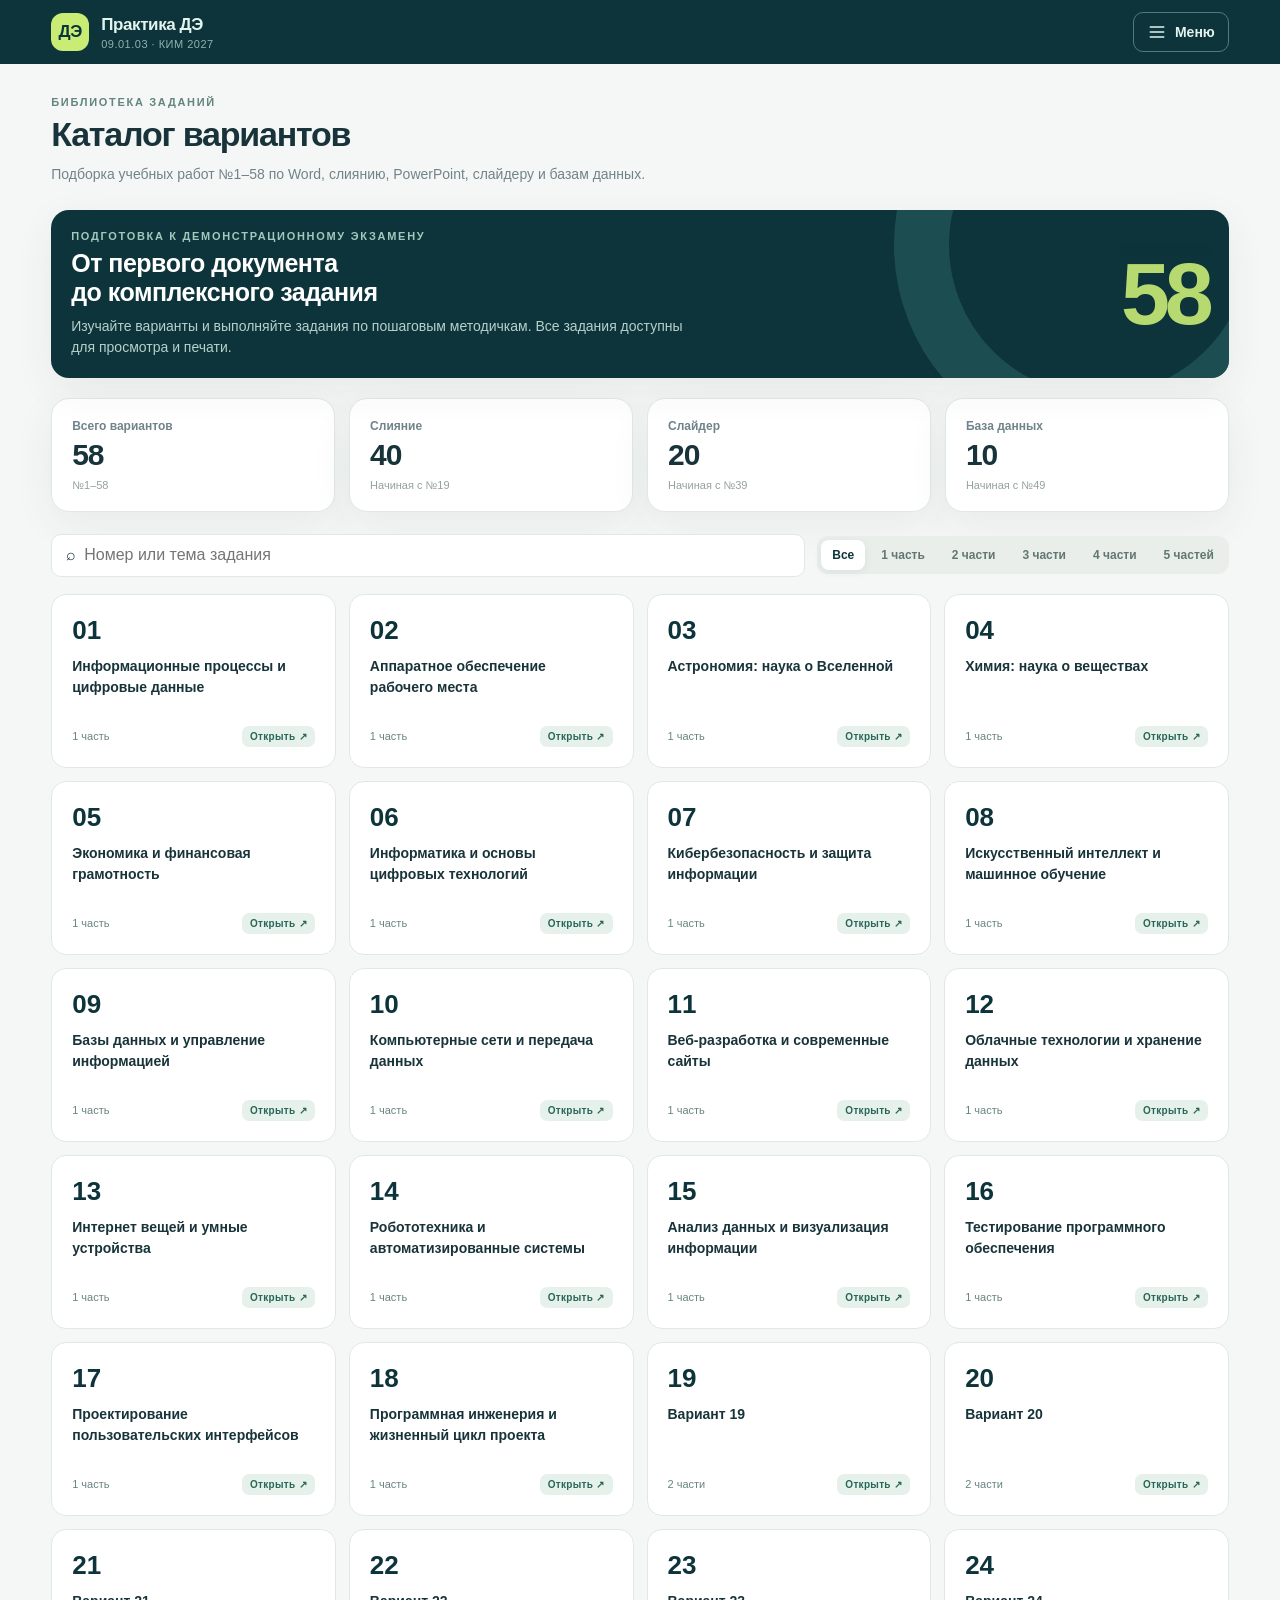
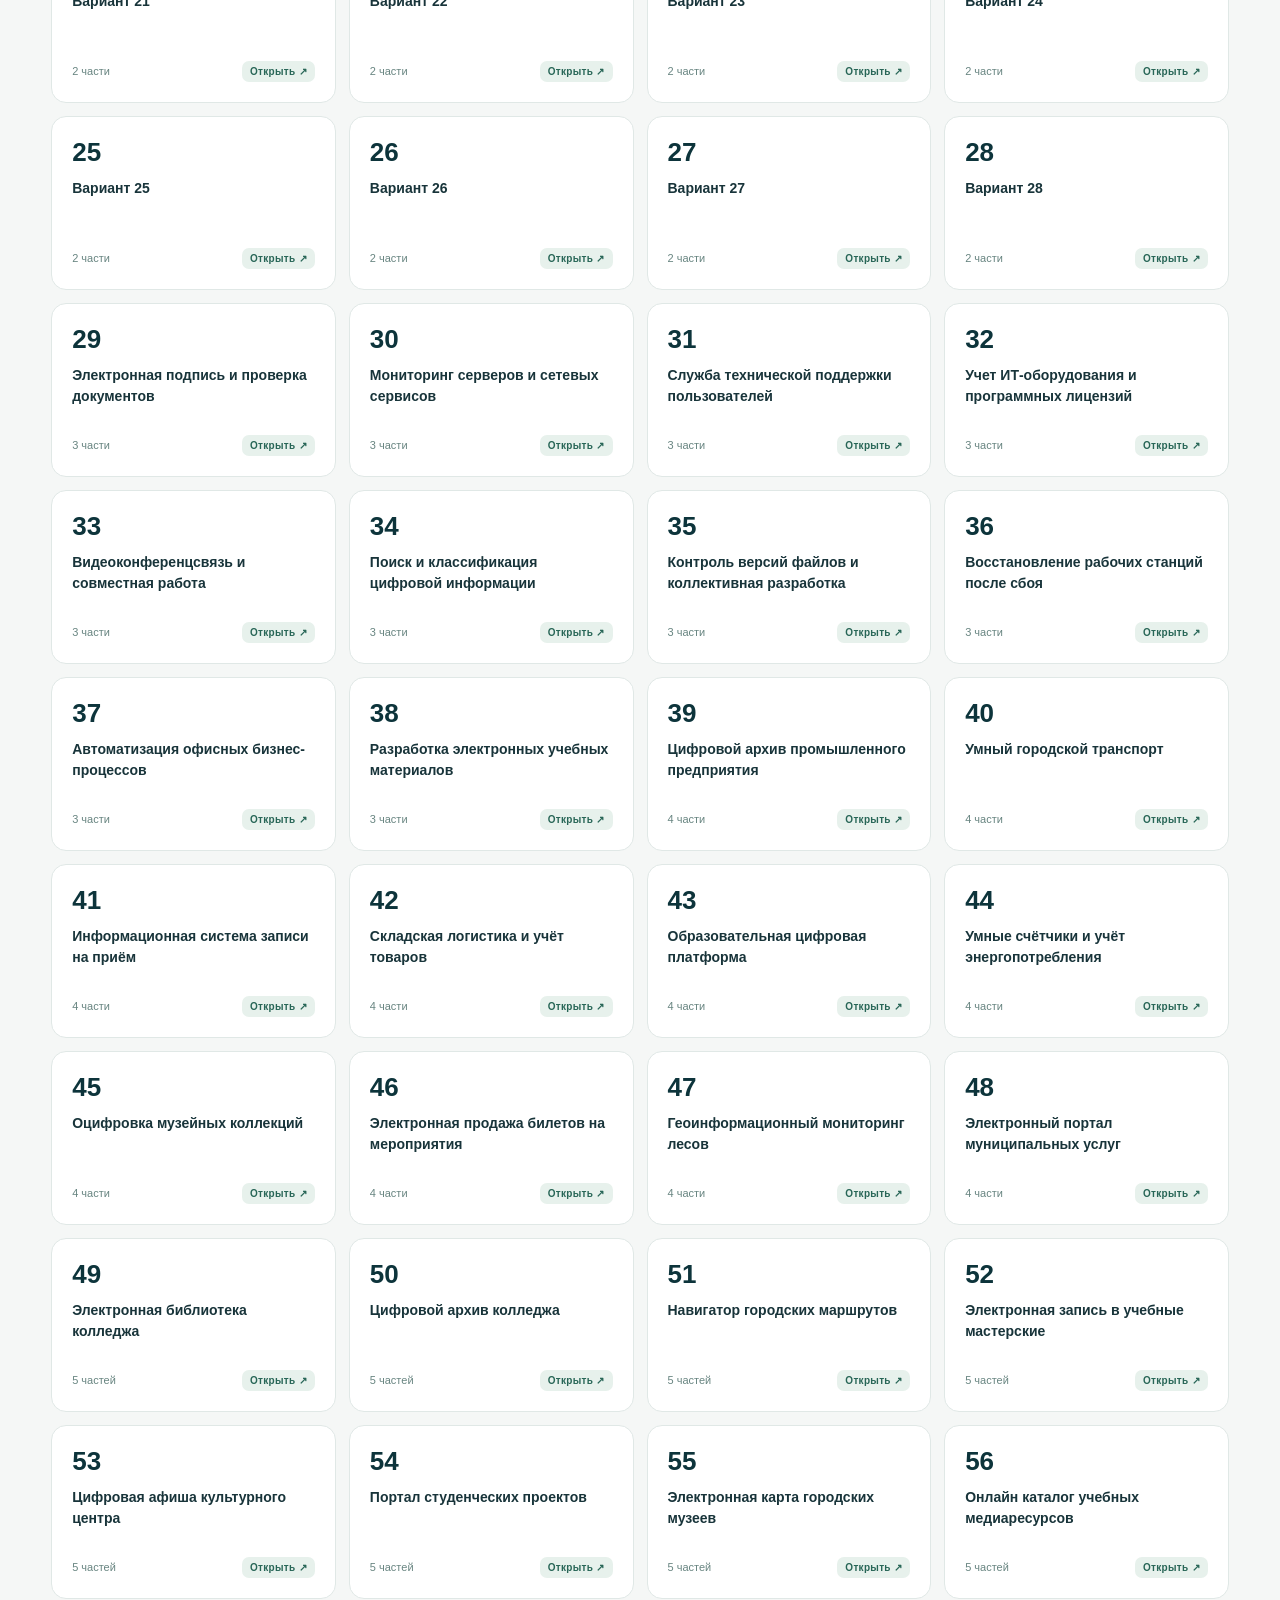
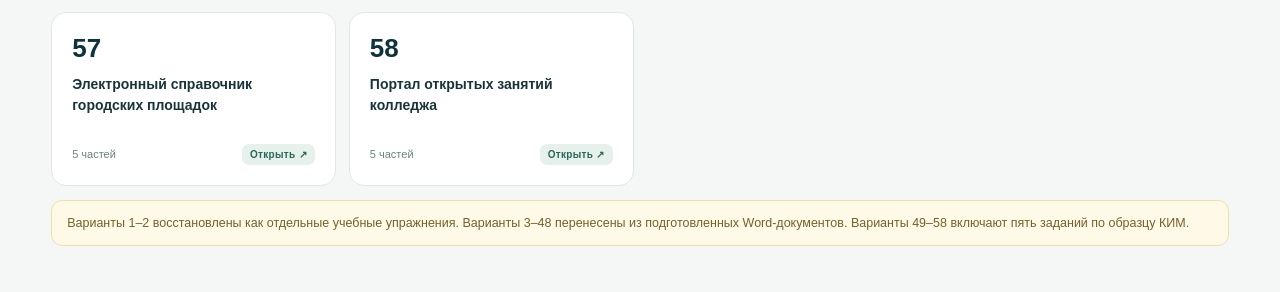
<file: index.html>
<!doctype html>
<html lang="ru"><head><meta charset="utf-8"><meta name="viewport" content="width=device-width,initial-scale=1"><meta name="theme-color" content="#0f3e45"><meta name="description" content="Варианты 1–58 по подготовке к демонстрационному экзамену 09.01.03 с пошаговыми методичками."><title>Практика ДЭ · варианты и методички</title><link rel="stylesheet" href="styles.css?v=20261124-1"></head>
<body>
  <header class="site-header" data-site-header data-section="catalog"></header>
  <main id="app" class="main"><div class="loading">Загружаем практикум…</div></main>
  <script src="site-navigation.js?v=20261109-4"></script>
  <script src="variants-data.js?v=20261108-3"></script>
  <script src="kim-visuals-2027.js?v=20261108-3"></script>
  <script src="variants-49-58.js?v=20261124-5"></script>
  <script src="app.js?v=20261124-2"></script>
</body></html>
</file>
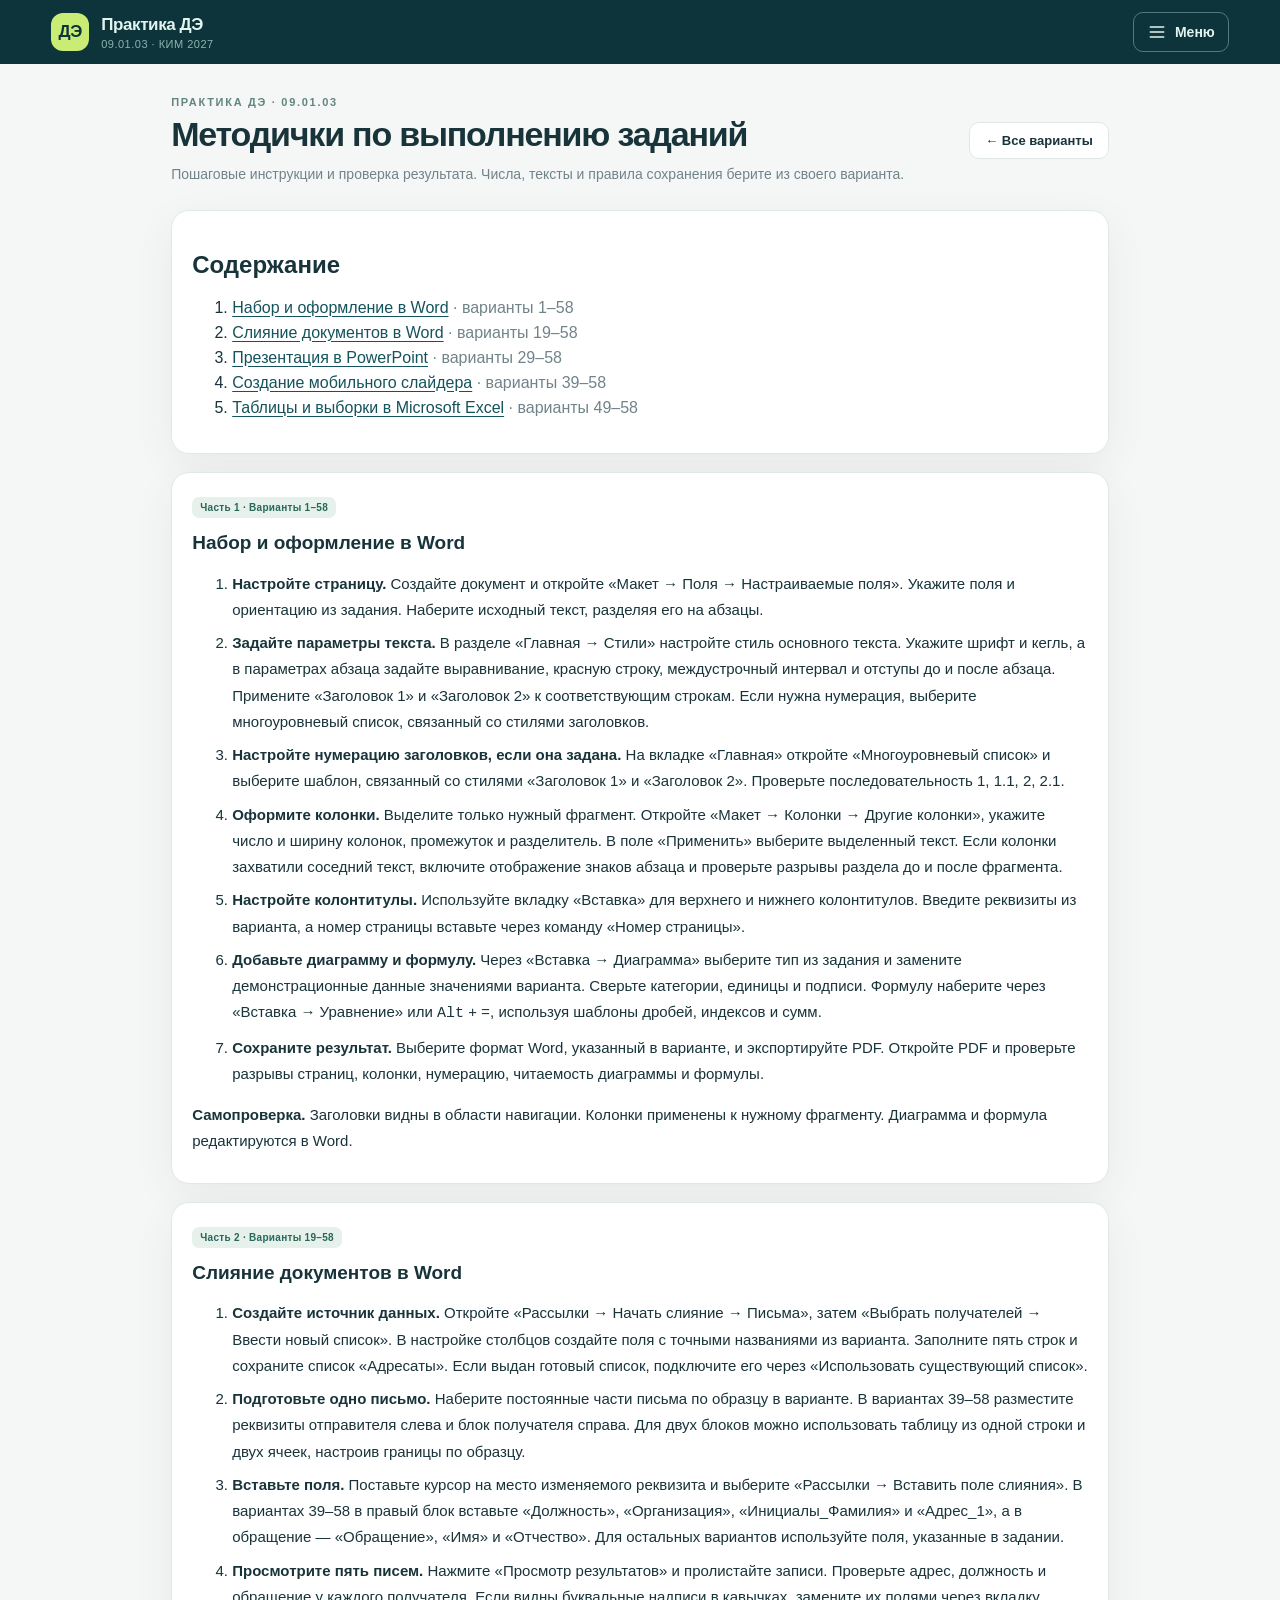
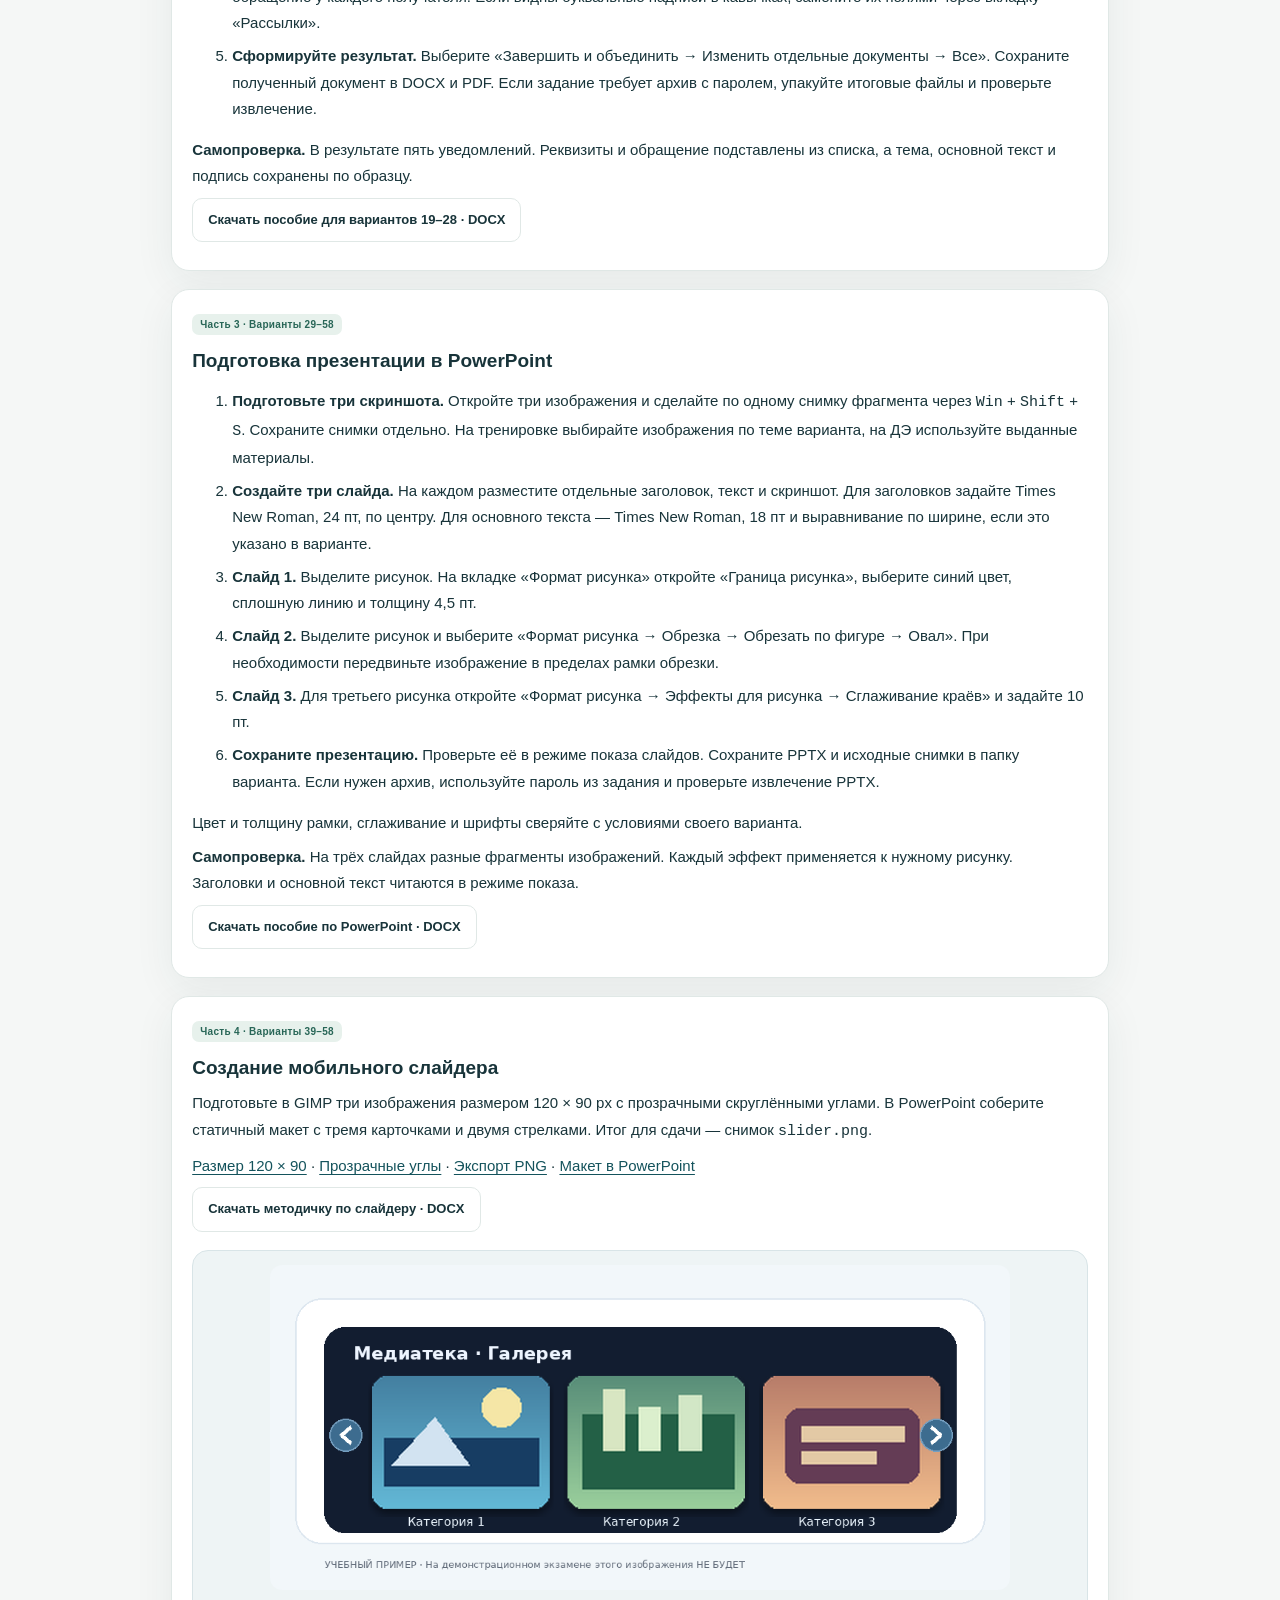
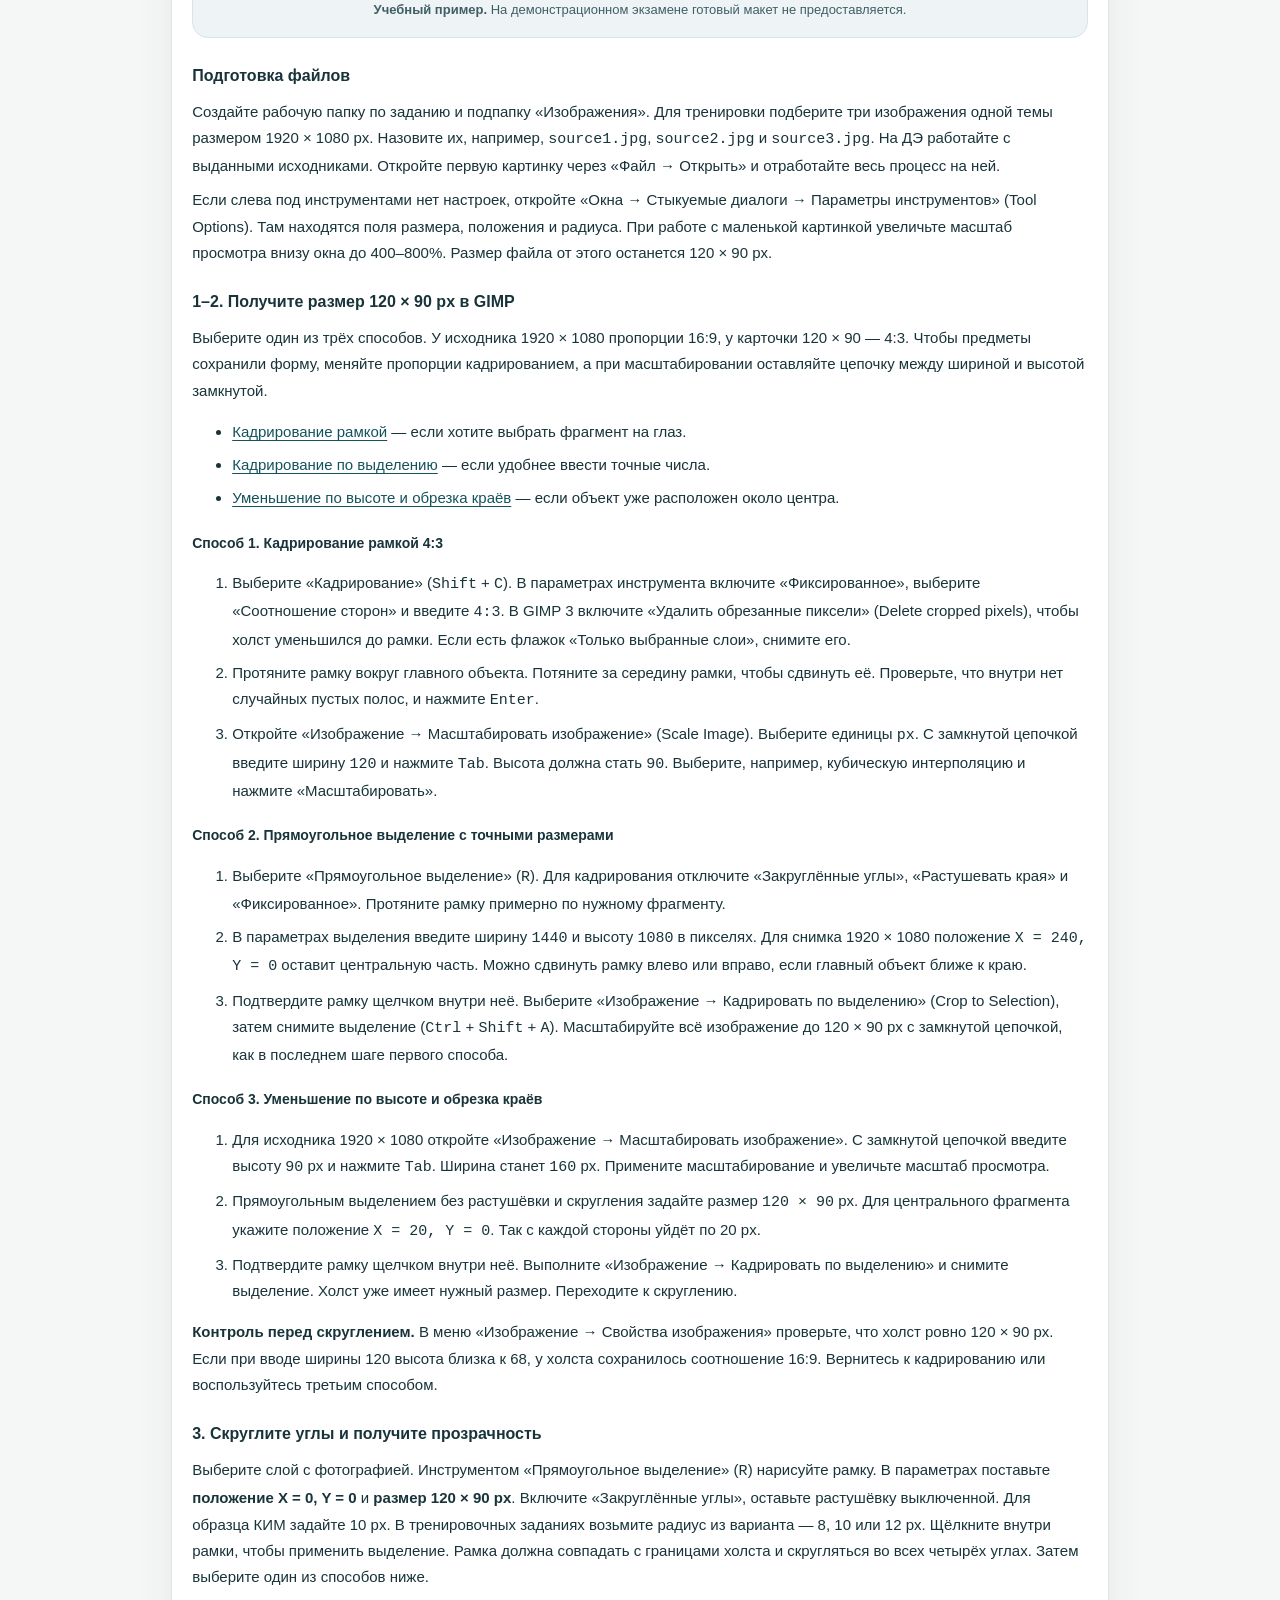
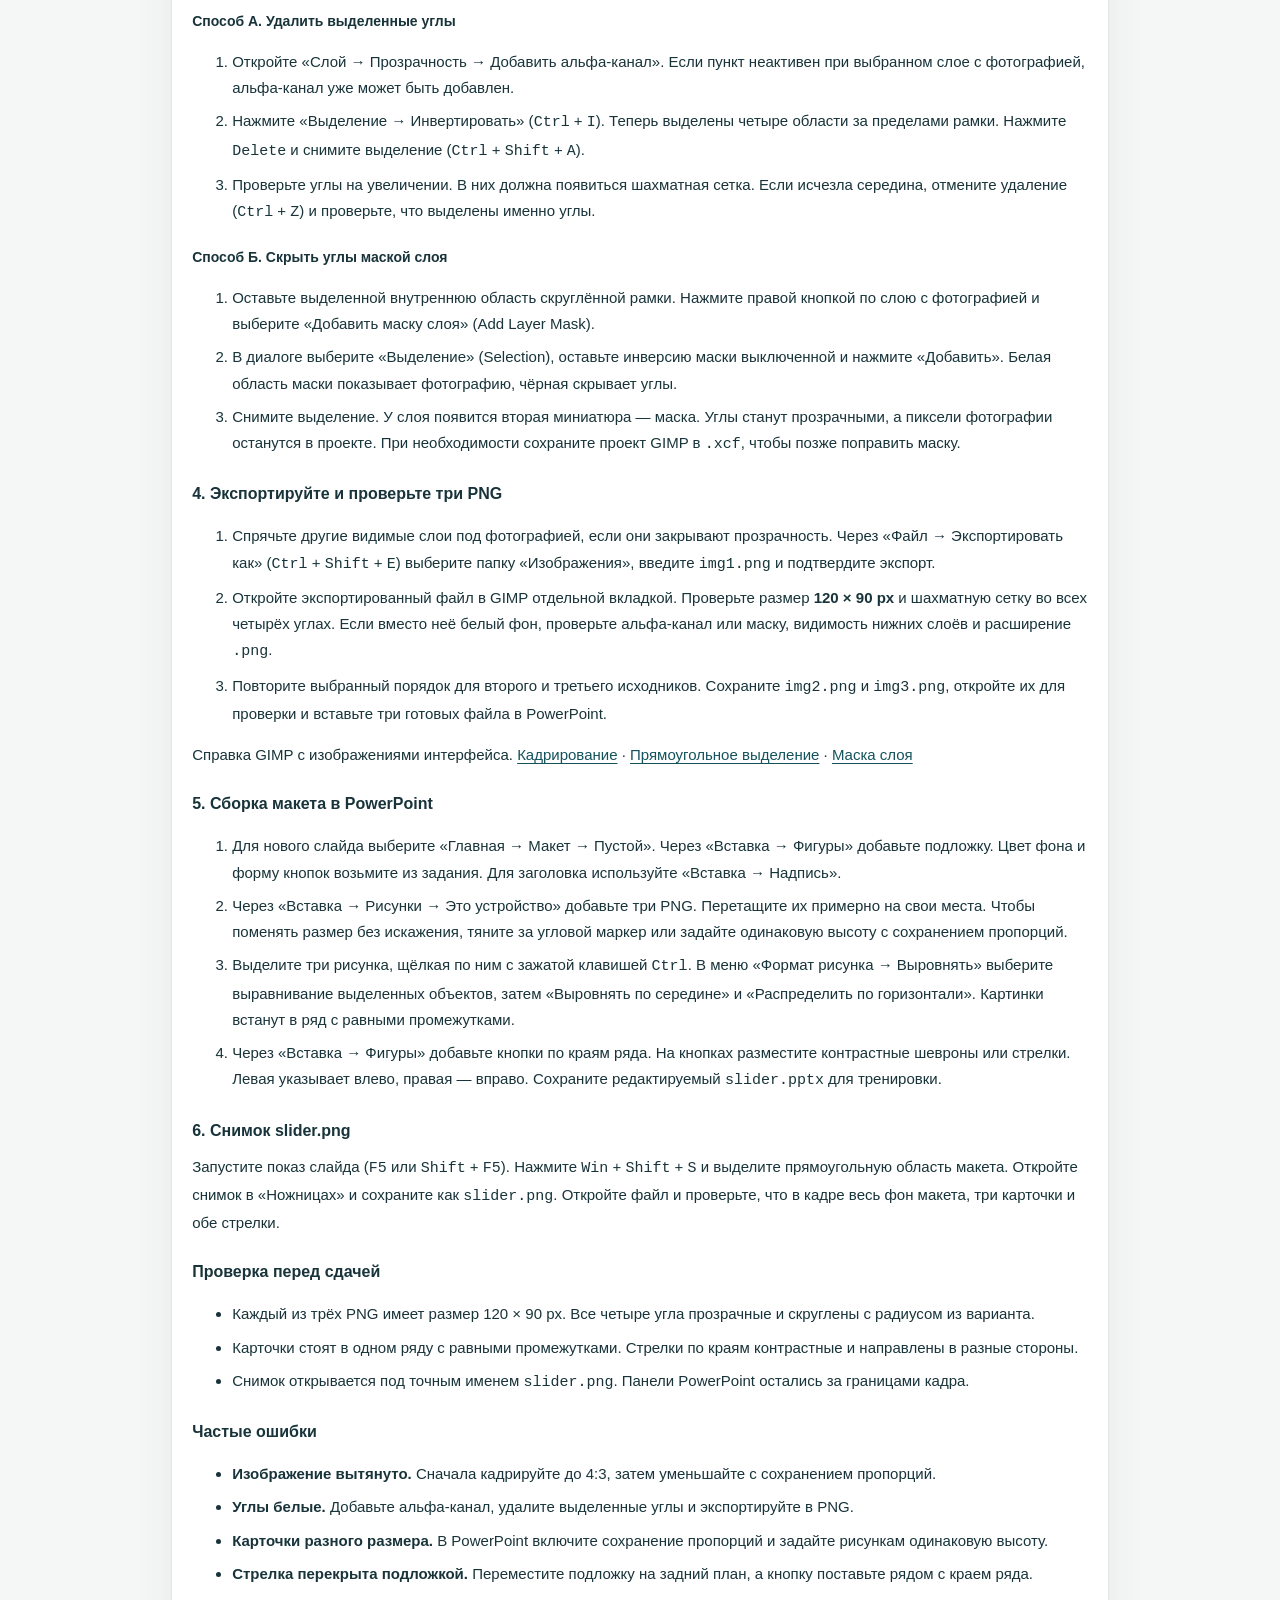
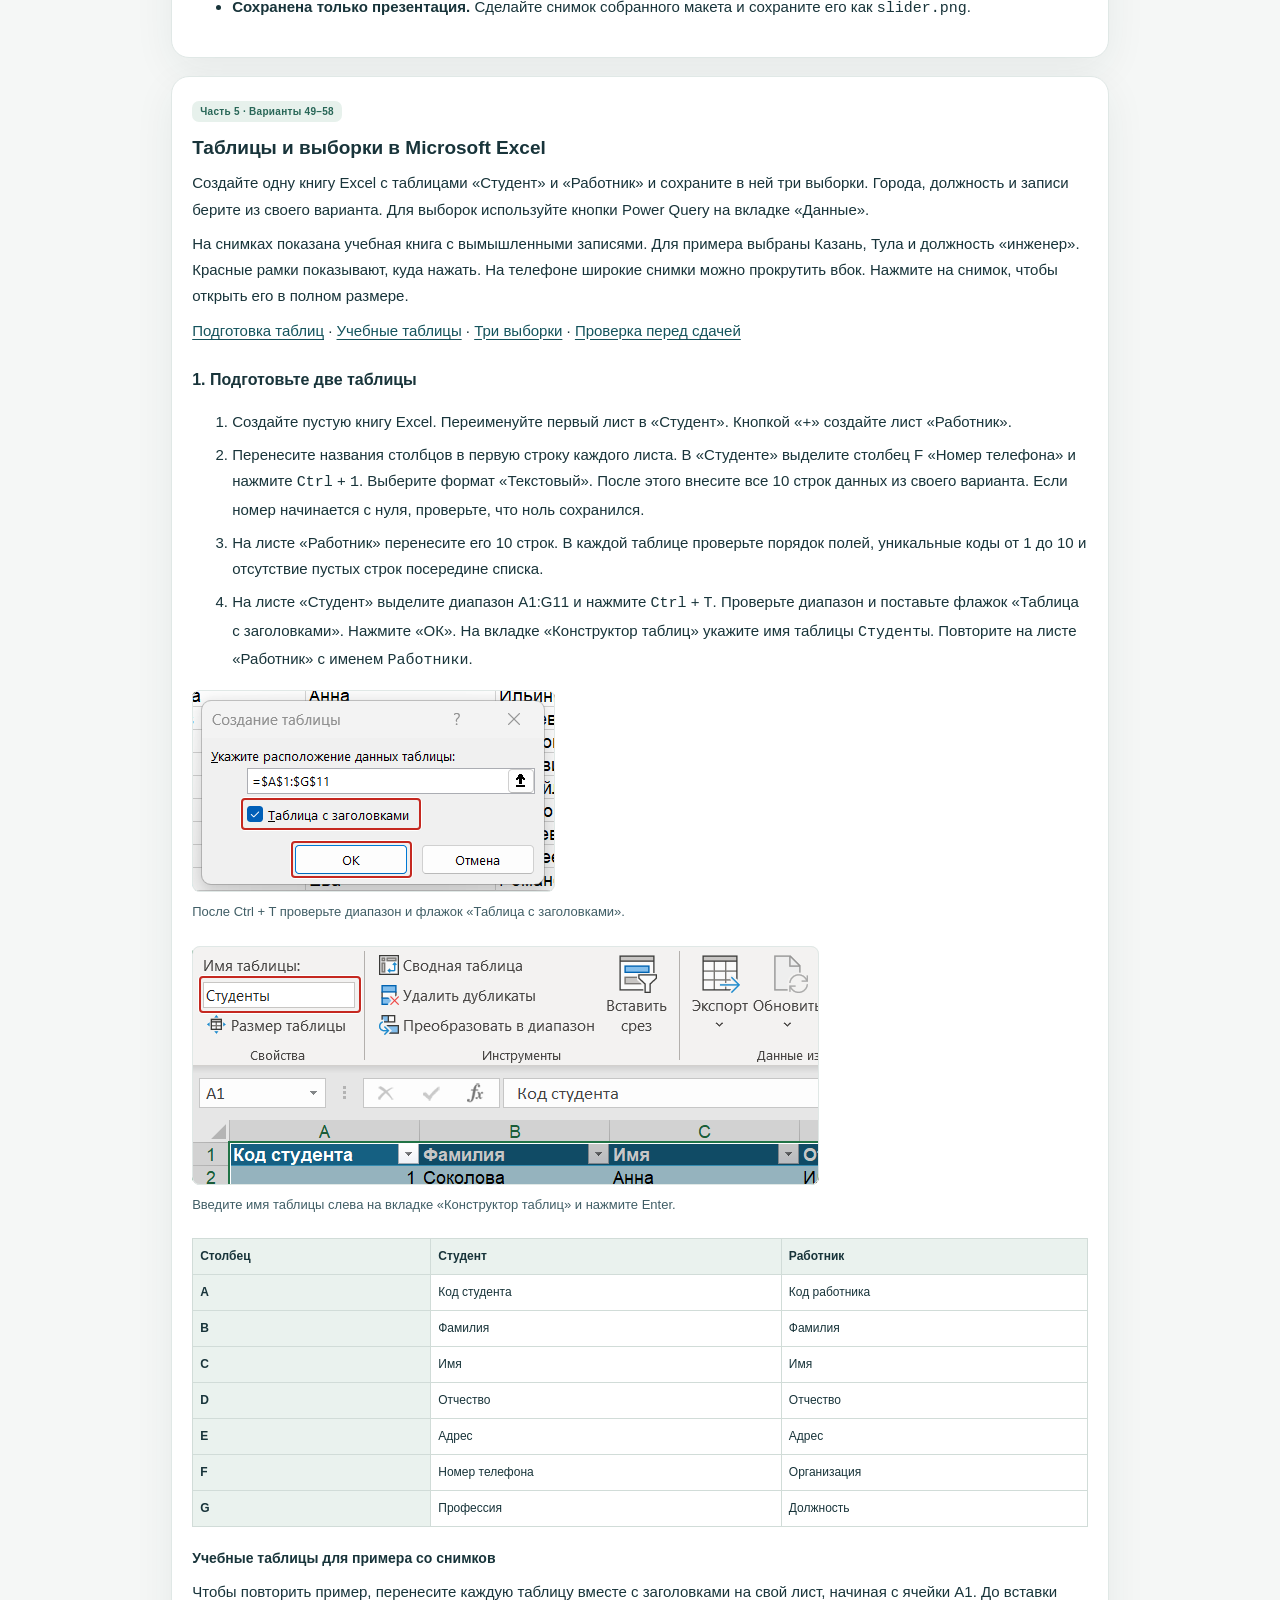
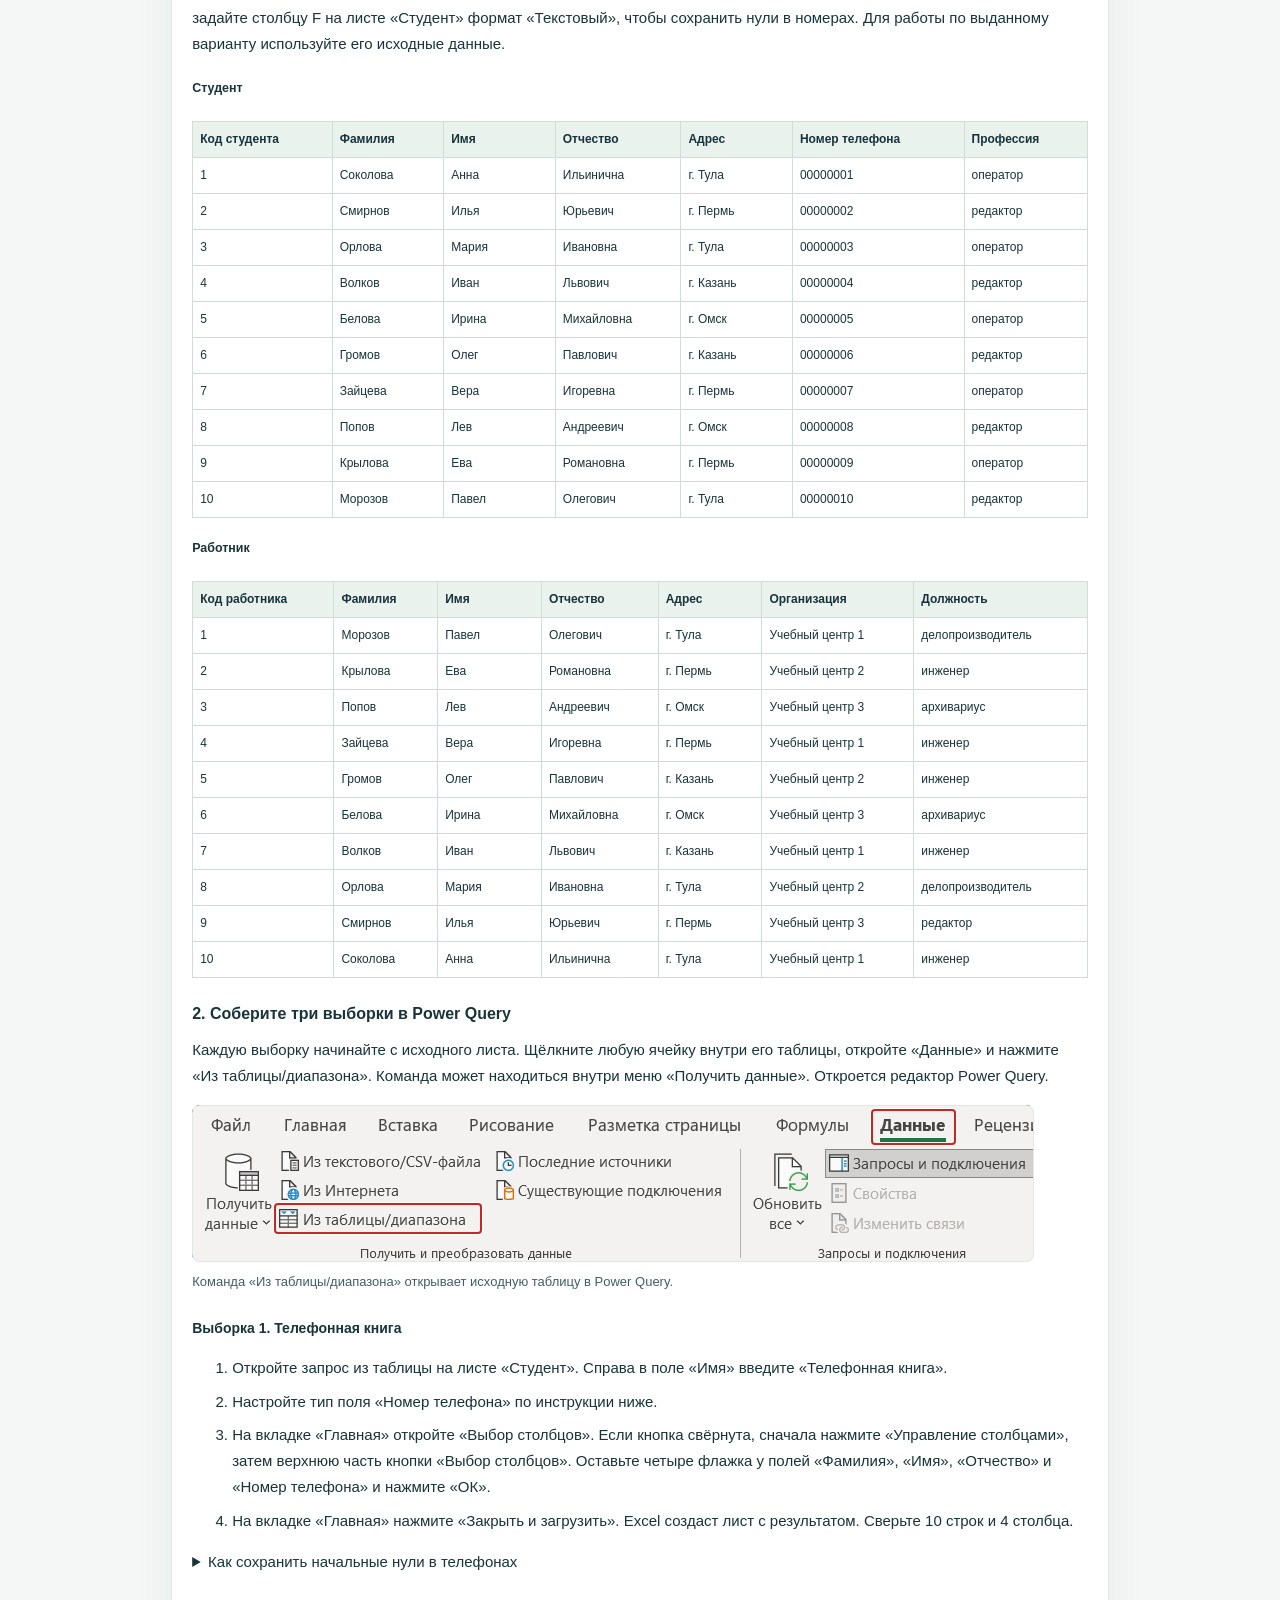
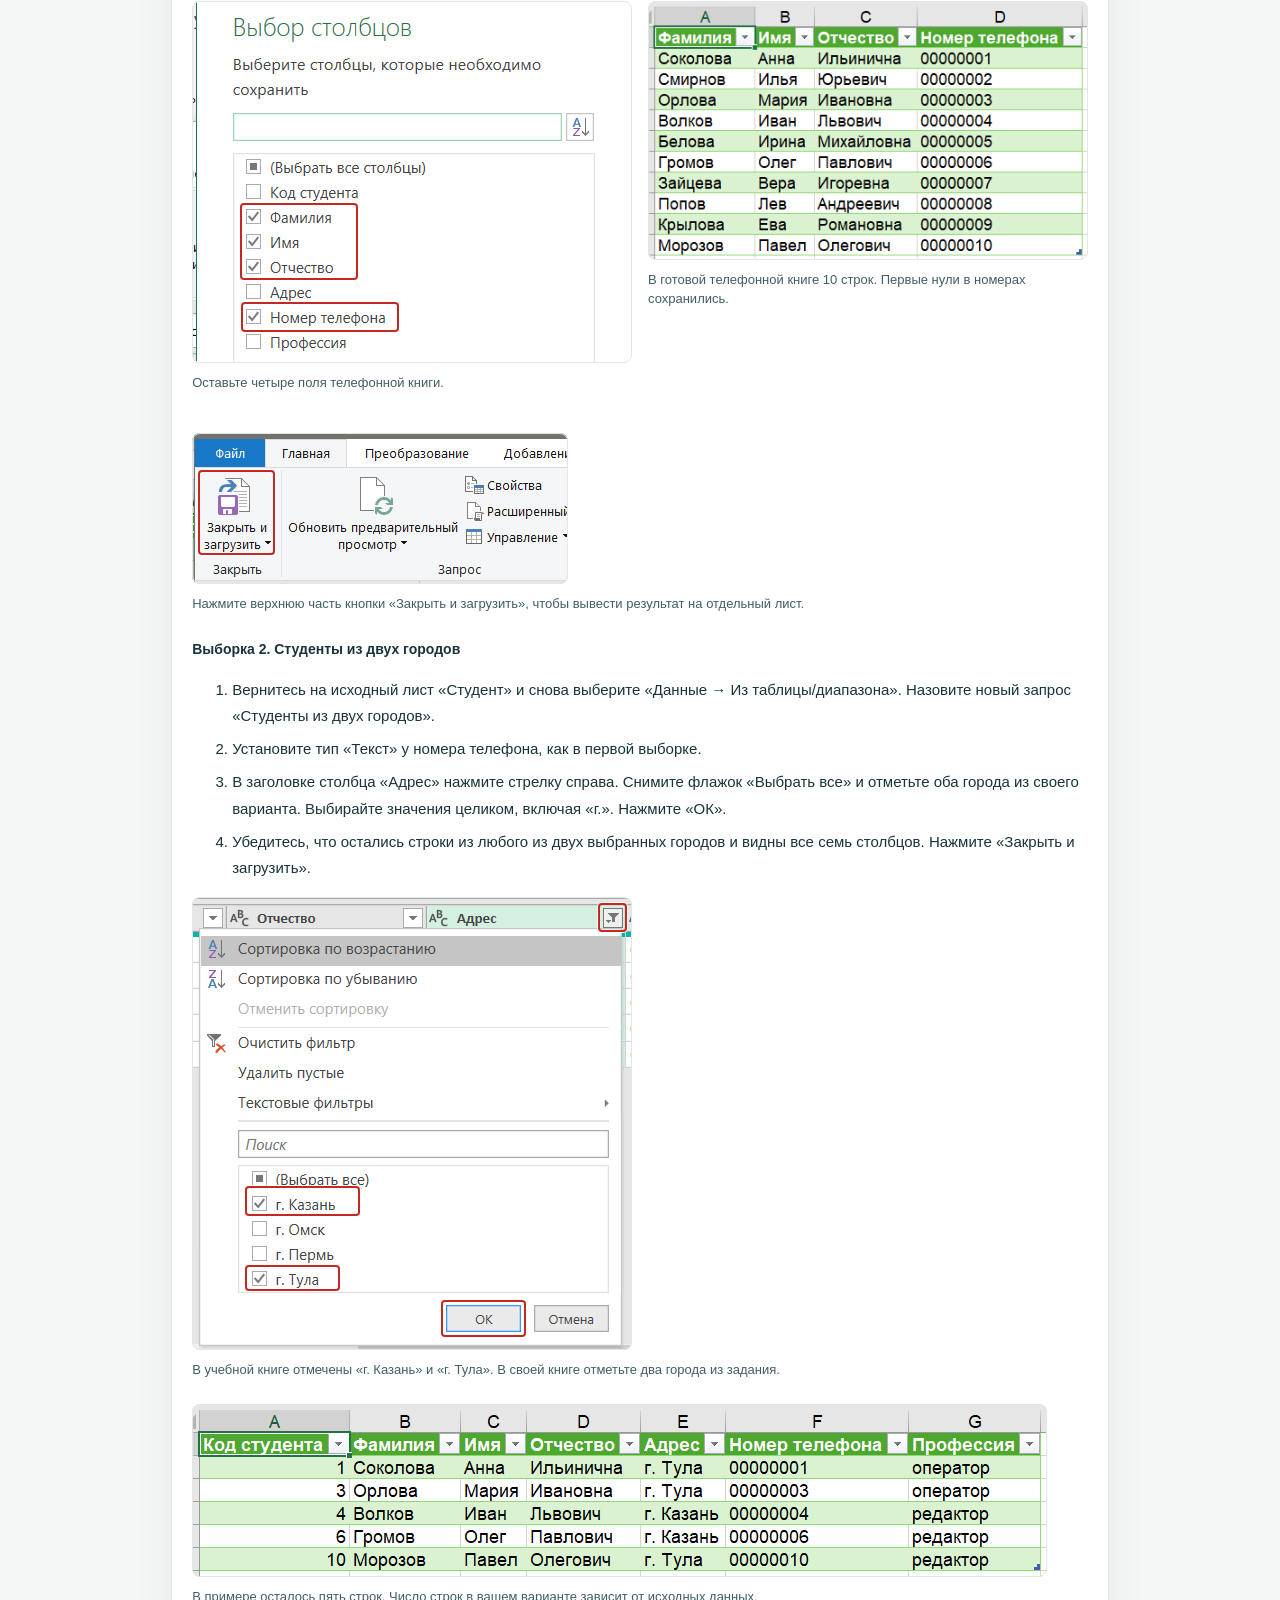
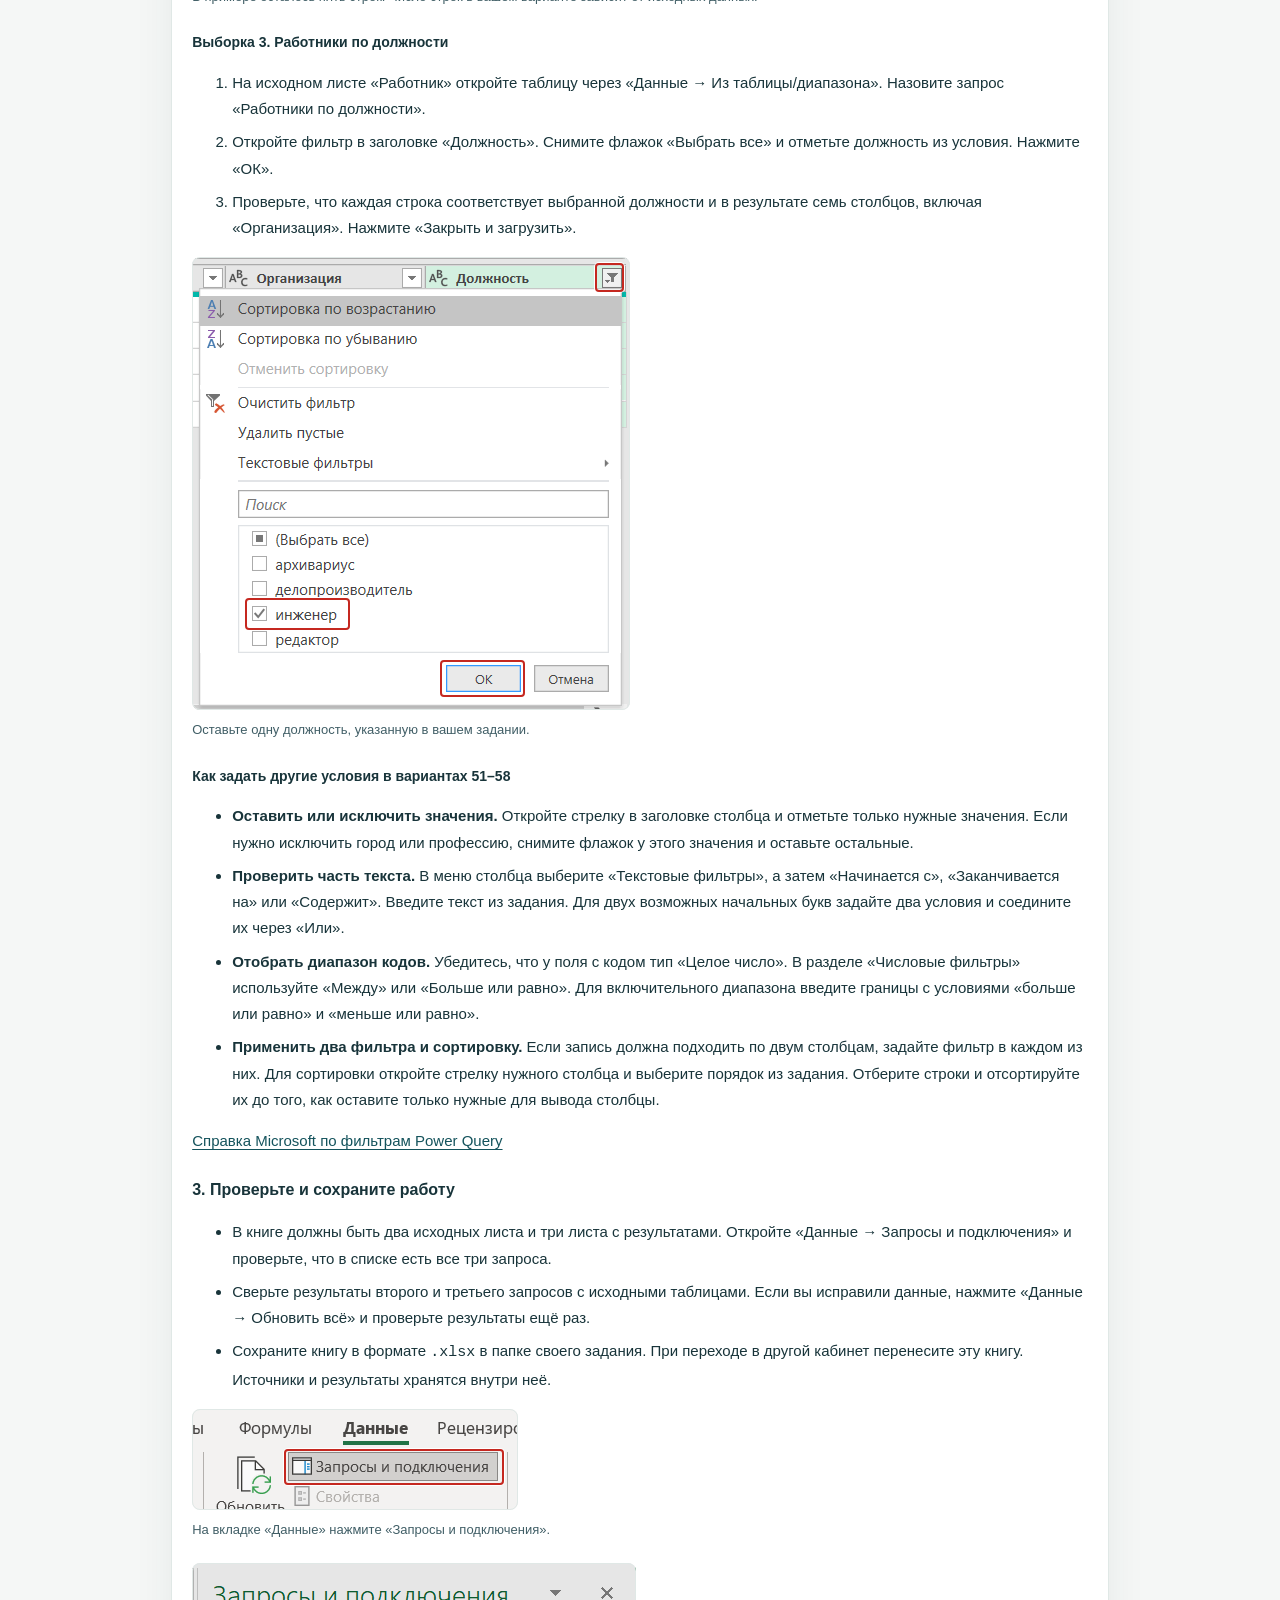
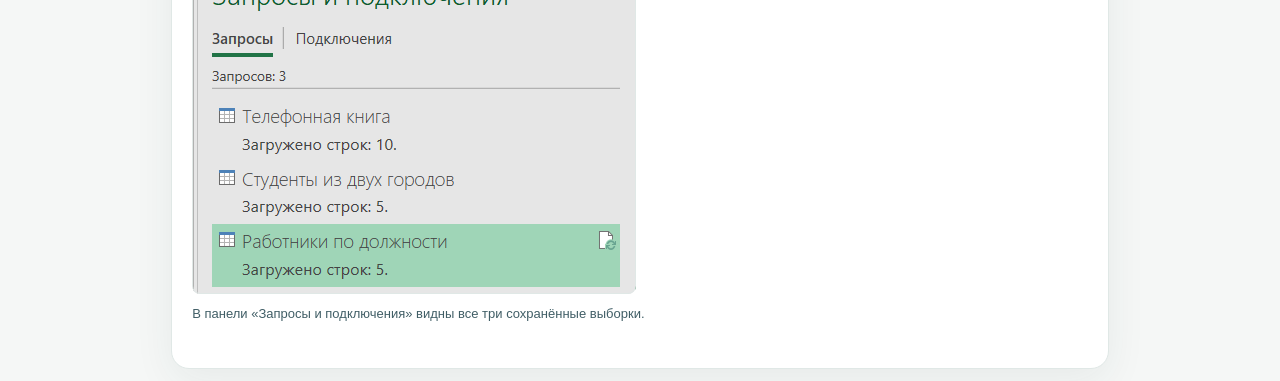
<file: methodichki/index.html>
<!doctype html>
<html lang="ru">
<head>
  <meta charset="utf-8">
  <meta name="viewport" content="width=device-width, initial-scale=1">
  <meta name="theme-color" content="#0f3e45">
  <meta name="description" content="Пошаговые методички по Word, слиянию документов, PowerPoint, мобильному слайдеру и выборкам данных в Excel для практики ДЭ 09.01.03.">
  <title>Методички по выполнению заданий · Практика ДЭ</title>
  <link rel="stylesheet" href="../styles.css?v=20261124-4">
  <script src="../site-navigation.js?v=20261109-4" defer></script>
  <script src="guide-screenshots.js" defer></script>
</head>
<body>
  <header class="site-header" data-site-header data-site-root="../" data-section="guides"></header>
  <main class="main guides" id="top">
    <header class="page-top">
      <div>
        <div class="eyebrow">Практика ДЭ · 09.01.03</div>
        <h1 class="h1">Методички по выполнению заданий</h1>
        <p class="subtitle">Пошаговые инструкции и проверка результата. Числа, тексты и правила сохранения берите из своего варианта.</p>
      </div>
      <a class="btn" href="../">← Все варианты</a>
    </header>

    <nav class="card guide-contents" aria-label="Содержание методичек">
      <h2>Содержание</h2>
      <ol>
        <li><a href="#word">Набор и оформление в Word</a> <span class="muted">· варианты 1–58</span></li>
        <li><a href="#merge">Слияние документов в Word</a> <span class="muted">· варианты 19–58</span></li>
        <li><a href="#powerpoint">Презентация в PowerPoint</a> <span class="muted">· варианты 29–58</span></li>
        <li><a href="#slider">Создание мобильного слайдера</a> <span class="muted">· варианты 39–58</span></li>
        <li><a href="#database">Таблицы и выборки в Microsoft Excel</a> <span class="muted">· варианты 49–58</span></li>
      </ol>
    </nav>

    <section class="card task-content" id="word">
      <span class="chip">Часть 1 · Варианты 1–58</span>
      <h2>Набор и оформление в Word</h2>
      <ol>
        <li><strong>Настройте страницу.</strong> Создайте документ и откройте «Макет → Поля → Настраиваемые поля». Укажите поля и ориентацию из задания. Наберите исходный текст, разделяя его на абзацы.</li>
        <li><strong>Задайте параметры текста.</strong> В разделе «Главная → Стили» настройте стиль основного текста. Укажите шрифт и кегль, а в параметрах абзаца задайте выравнивание, красную строку, междустрочный интервал и отступы до и после абзаца. Примените «Заголовок 1» и «Заголовок 2» к соответствующим строкам. Если нужна нумерация, выберите многоуровневый список, связанный со стилями заголовков.</li>
        <li><strong>Настройте нумерацию заголовков, если она задана.</strong> На вкладке «Главная» откройте «Многоуровневый список» и выберите шаблон, связанный со стилями «Заголовок 1» и «Заголовок 2». Проверьте последовательность 1, 1.1, 2, 2.1.</li>
        <li><strong>Оформите колонки.</strong> Выделите только нужный фрагмент. Откройте «Макет → Колонки → Другие колонки», укажите число и ширину колонок, промежуток и разделитель. В поле «Применить» выберите выделенный текст. Если колонки захватили соседний текст, включите отображение знаков абзаца и проверьте разрывы раздела до и после фрагмента.</li>
        <li><strong>Настройте колонтитулы.</strong> Используйте вкладку «Вставка» для верхнего и нижнего колонтитулов. Введите реквизиты из варианта, а номер страницы вставьте через команду «Номер страницы».</li>
        <li><strong>Добавьте диаграмму и формулу.</strong> Через «Вставка → Диаграмма» выберите тип из задания и замените демонстрационные данные значениями варианта. Сверьте категории, единицы и подписи. Формулу наберите через «Вставка → Уравнение» или <kbd>Alt</kbd> + <kbd>=</kbd>, используя шаблоны дробей, индексов и сумм.</li>
        <li><strong>Сохраните результат.</strong> Выберите формат Word, указанный в варианте, и экспортируйте PDF. Откройте PDF и проверьте разрывы страниц, колонки, нумерацию, читаемость диаграммы и формулы.</li>
      </ol>
      <p><strong>Самопроверка.</strong> Заголовки видны в области навигации. Колонки применены к нужному фрагменту. Диаграмма и формула редактируются в Word.</p>
    </section>

    <section class="card task-content" id="merge">
      <span class="chip">Часть 2 · Варианты 19–58</span>
      <h2>Слияние документов в Word</h2>
      <ol>
        <li><strong>Создайте источник данных.</strong> Откройте «Рассылки → Начать слияние → Письма», затем «Выбрать получателей → Ввести новый список». В настройке столбцов создайте поля с точными названиями из варианта. Заполните пять строк и сохраните список «Адресаты». Если выдан готовый список, подключите его через «Использовать существующий список».</li>
        <li><strong>Подготовьте одно письмо.</strong> Наберите постоянные части письма по образцу в варианте. В вариантах 39–58 разместите реквизиты отправителя слева и блок получателя справа. Для двух блоков можно использовать таблицу из одной строки и двух ячеек, настроив границы по образцу.</li>
        <li><strong>Вставьте поля.</strong> Поставьте курсор на место изменяемого реквизита и выберите «Рассылки → Вставить поле слияния». В вариантах 39–58 в правый блок вставьте «Должность», «Организация», «Инициалы_Фамилия» и «Адрес_1», а в обращение — «Обращение», «Имя» и «Отчество». Для остальных вариантов используйте поля, указанные в задании.</li>
        <li><strong>Просмотрите пять писем.</strong> Нажмите «Просмотр результатов» и пролистайте записи. Проверьте адрес, должность и обращение у каждого получателя. Если видны буквальные надписи в кавычках, замените их полями через вкладку «Рассылки».</li>
        <li><strong>Сформируйте результат.</strong> Выберите «Завершить и объединить → Изменить отдельные документы → Все». Сохраните полученный документ в DOCX и PDF. Если задание требует архив с паролем, упакуйте итоговые файлы и проверьте извлечение.</li>
      </ol>
      <p><strong>Самопроверка.</strong> В результате пять уведомлений. Реквизиты и обращение подставлены из списка, а тема, основной текст и подпись сохранены по образцу.</p>
      <p><a class="btn" href="word-merge-19-28.docx" download>Скачать пособие для вариантов 19–28 · DOCX</a></p>
    </section>

    <section class="card task-content" id="powerpoint">
      <span class="chip">Часть 3 · Варианты 29–58</span>
      <h2>Подготовка презентации в PowerPoint</h2>
      <ol>
        <li><strong>Подготовьте три скриншота.</strong> Откройте три изображения и сделайте по одному снимку фрагмента через <kbd>Win</kbd> + <kbd>Shift</kbd> + <kbd>S</kbd>. Сохраните снимки отдельно. На тренировке выбирайте изображения по теме варианта, на ДЭ используйте выданные материалы.</li>
        <li><strong>Создайте три слайда.</strong> На каждом разместите отдельные заголовок, текст и скриншот. Для заголовков задайте Times New Roman, 24 пт, по центру. Для основного текста — Times New Roman, 18 пт и выравнивание по ширине, если это указано в варианте.</li>
        <li><strong>Слайд 1.</strong> Выделите рисунок. На вкладке «Формат рисунка» откройте «Граница рисунка», выберите синий цвет, сплошную линию и толщину 4,5 пт.</li>
        <li><strong>Слайд 2.</strong> Выделите рисунок и выберите «Формат рисунка → Обрезка → Обрезать по фигуре → Овал». При необходимости передвиньте изображение в пределах рамки обрезки.</li>
        <li><strong>Слайд 3.</strong> Для третьего рисунка откройте «Формат рисунка → Эффекты для рисунка → Сглаживание краёв» и задайте 10 пт.</li>
        <li><strong>Сохраните презентацию.</strong> Проверьте её в режиме показа слайдов. Сохраните PPTX и исходные снимки в папку варианта. Если нужен архив, используйте пароль из задания и проверьте извлечение PPTX.</li>
      </ol>
      <p>Цвет и толщину рамки, сглаживание и шрифты сверяйте с условиями своего варианта.</p>
      <p><strong>Самопроверка.</strong> На трёх слайдах разные фрагменты изображений. Каждый эффект применяется к нужному рисунку. Заголовки и основной текст читаются в режиме показа.</p>
      <p><a class="btn" href="powerpoint.docx" download>Скачать пособие по PowerPoint · DOCX</a></p>
    </section>

    <section class="card task-content" id="slider">
      <span class="chip">Часть 4 · Варианты 39–58</span>
      <h2>Создание мобильного слайдера</h2>
      <p>Подготовьте в GIMP три изображения размером 120 × 90 px с прозрачными скруглёнными углами. В PowerPoint соберите статичный макет с тремя карточками и двумя стрелками. Итог для сдачи — снимок <code>slider.png</code>.</p>
      <p><a href="#gimp-size">Размер 120 × 90</a> · <a href="#gimp-corners">Прозрачные углы</a> · <a href="#gimp-export">Экспорт PNG</a> · <a href="#slider-powerpoint">Макет в PowerPoint</a></p>
      <p><a class="btn" href="slider-gimp-powerpoint.docx" download>Скачать методичку по слайдеру · DOCX</a></p>
      <figure class="slider-example-figure">
        <img src="slider-guide-example.png" alt="Макет «Медиатека · Галерея» с тремя карточками и стрелками по краям" width="1000" height="440" loading="lazy">
        <figcaption><strong>Учебный пример.</strong> На демонстрационном экзамене готовый макет не предоставляется.</figcaption>
      </figure>

      <h3>Подготовка файлов</h3>
      <p>Создайте рабочую папку по заданию и подпапку «Изображения». Для тренировки подберите три изображения одной темы размером 1920 × 1080 px. Назовите их, например, <code>source1.jpg</code>, <code>source2.jpg</code> и <code>source3.jpg</code>. На ДЭ работайте с выданными исходниками. Откройте первую картинку через «Файл → Открыть» и отработайте весь процесс на ней.</p>
      <p>Если слева под инструментами нет настроек, откройте «Окна → Стыкуемые диалоги → Параметры инструментов» (Tool Options). Там находятся поля размера, положения и радиуса. При работе с маленькой картинкой увеличьте масштаб просмотра внизу окна до 400–800%. Размер файла от этого останется 120 × 90 px.</p>

      <h3 id="gimp-size">1–2. Получите размер 120 × 90 px в GIMP</h3>
      <p>Выберите один из трёх способов. У исходника 1920 × 1080 пропорции 16:9, у карточки 120 × 90 — 4:3. Чтобы предметы сохранили форму, меняйте пропорции кадрированием, а при масштабировании оставляйте цепочку между шириной и высотой замкнутой.</p>
      <ul>
        <li><a href="#gimp-crop-tool">Кадрирование рамкой</a> — если хотите выбрать фрагмент на глаз.</li>
        <li><a href="#gimp-selection-crop">Кадрирование по выделению</a> — если удобнее ввести точные числа.</li>
        <li><a href="#gimp-scale-first">Уменьшение по высоте и обрезка краёв</a> — если объект уже расположен около центра.</li>
      </ul>

      <h4 id="gimp-crop-tool">Способ 1. Кадрирование рамкой 4:3</h4>
      <ol>
        <li>Выберите «Кадрирование» (<kbd>Shift</kbd> + <kbd>C</kbd>). В параметрах инструмента включите «Фиксированное», выберите «Соотношение сторон» и введите <code>4:3</code>. В GIMP 3 включите «Удалить обрезанные пиксели» (Delete cropped pixels), чтобы холст уменьшился до рамки. Если есть флажок «Только выбранные слои», снимите его.</li>
        <li>Протяните рамку вокруг главного объекта. Потяните за середину рамки, чтобы сдвинуть её. Проверьте, что внутри нет случайных пустых полос, и нажмите <kbd>Enter</kbd>.</li>
        <li>Откройте «Изображение → Масштабировать изображение» (Scale Image). Выберите единицы <code>px</code>. С замкнутой цепочкой введите ширину <code>120</code> и нажмите <kbd>Tab</kbd>. Высота должна стать <code>90</code>. Выберите, например, кубическую интерполяцию и нажмите «Масштабировать».</li>
      </ol>

      <h4 id="gimp-selection-crop">Способ 2. Прямоугольное выделение с точными размерами</h4>
      <ol>
        <li>Выберите «Прямоугольное выделение» (<kbd>R</kbd>). Для кадрирования отключите «Закруглённые углы», «Растушевать края» и «Фиксированное». Протяните рамку примерно по нужному фрагменту.</li>
        <li>В параметрах выделения введите ширину <code>1440</code> и высоту <code>1080</code> в пикселях. Для снимка 1920 × 1080 положение <code>X = 240, Y = 0</code> оставит центральную часть. Можно сдвинуть рамку влево или вправо, если главный объект ближе к краю.</li>
        <li>Подтвердите рамку щелчком внутри неё. Выберите «Изображение → Кадрировать по выделению» (Crop to Selection), затем снимите выделение (<kbd>Ctrl</kbd> + <kbd>Shift</kbd> + <kbd>A</kbd>). Масштабируйте всё изображение до 120 × 90 px с замкнутой цепочкой, как в последнем шаге первого способа.</li>
      </ol>

      <h4 id="gimp-scale-first">Способ 3. Уменьшение по высоте и обрезка краёв</h4>
      <ol>
        <li>Для исходника 1920 × 1080 откройте «Изображение → Масштабировать изображение». С замкнутой цепочкой введите высоту <code>90</code> px и нажмите <kbd>Tab</kbd>. Ширина станет <code>160</code> px. Примените масштабирование и увеличьте масштаб просмотра.</li>
        <li>Прямоугольным выделением без растушёвки и скругления задайте размер <code>120 × 90</code> px. Для центрального фрагмента укажите положение <code>X = 20, Y = 0</code>. Так с каждой стороны уйдёт по 20 px.</li>
        <li>Подтвердите рамку щелчком внутри неё. Выполните «Изображение → Кадрировать по выделению» и снимите выделение. Холст уже имеет нужный размер. Переходите к скруглению.</li>
      </ol>
      <p><strong>Контроль перед скруглением.</strong> В меню «Изображение → Свойства изображения» проверьте, что холст ровно 120 × 90 px. Если при вводе ширины 120 высота близка к 68, у холста сохранилось соотношение 16:9. Вернитесь к кадрированию или воспользуйтесь третьим способом.</p>

      <h3 id="gimp-corners">3. Скруглите углы и получите прозрачность</h3>
      <p>Выберите слой с фотографией. Инструментом «Прямоугольное выделение» (<kbd>R</kbd>) нарисуйте рамку. В параметрах поставьте <strong>положение X = 0, Y = 0</strong> и <strong>размер 120 × 90 px</strong>. Включите «Закруглённые углы», оставьте растушёвку выключенной. Для образца КИМ задайте 10 px. В тренировочных заданиях возьмите радиус из варианта — 8, 10 или 12 px. Щёлкните внутри рамки, чтобы применить выделение. Рамка должна совпадать с границами холста и скругляться во всех четырёх углах. Затем выберите один из способов ниже.</p>

      <h4>Способ А. Удалить выделенные углы</h4>
      <ol>
        <li>Откройте «Слой → Прозрачность → Добавить альфа-канал». Если пункт неактивен при выбранном слое с фотографией, альфа-канал уже может быть добавлен.</li>
        <li>Нажмите «Выделение → Инвертировать» (<kbd>Ctrl</kbd> + <kbd>I</kbd>). Теперь выделены четыре области за пределами рамки. Нажмите <kbd>Delete</kbd> и снимите выделение (<kbd>Ctrl</kbd> + <kbd>Shift</kbd> + <kbd>A</kbd>).</li>
        <li>Проверьте углы на увеличении. В них должна появиться шахматная сетка. Если исчезла середина, отмените удаление (<kbd>Ctrl</kbd> + <kbd>Z</kbd>) и проверьте, что выделены именно углы.</li>
      </ol>

      <h4>Способ Б. Скрыть углы маской слоя</h4>
      <ol>
        <li>Оставьте выделенной внутреннюю область скруглённой рамки. Нажмите правой кнопкой по слою с фотографией и выберите «Добавить маску слоя» (Add Layer Mask).</li>
        <li>В диалоге выберите «Выделение» (Selection), оставьте инверсию маски выключенной и нажмите «Добавить». Белая область маски показывает фотографию, чёрная скрывает углы.</li>
        <li>Снимите выделение. У слоя появится вторая миниатюра — маска. Углы станут прозрачными, а пиксели фотографии останутся в проекте. При необходимости сохраните проект GIMP в <code>.xcf</code>, чтобы позже поправить маску.</li>
      </ol>

      <h3 id="gimp-export">4. Экспортируйте и проверьте три PNG</h3>
      <ol>
        <li>Спрячьте другие видимые слои под фотографией, если они закрывают прозрачность. Через «Файл → Экспортировать как» (<kbd>Ctrl</kbd> + <kbd>Shift</kbd> + <kbd>E</kbd>) выберите папку «Изображения», введите <code>img1.png</code> и подтвердите экспорт.</li>
        <li>Откройте экспортированный файл в GIMP отдельной вкладкой. Проверьте размер <strong>120 × 90 px</strong> и шахматную сетку во всех четырёх углах. Если вместо неё белый фон, проверьте альфа-канал или маску, видимость нижних слоёв и расширение <code>.png</code>.</li>
        <li>Повторите выбранный порядок для второго и третьего исходников. Сохраните <code>img2.png</code> и <code>img3.png</code>, откройте их для проверки и вставьте три готовых файла в PowerPoint.</li>
      </ol>
      <p>Справка GIMP с изображениями интерфейса. <a href="https://docs.gimp.org/3.0/en/gimp-tool-crop.html">Кадрирование</a> · <a href="https://docs.gimp.org/3.0/en/gimp-tool-rect-select.html">Прямоугольное выделение</a> · <a href="https://docs.gimp.org/3.0/en/gimp-layer-mask-add.html">Маска слоя</a></p>

      <h3 id="slider-powerpoint">5. Сборка макета в PowerPoint</h3>
      <ol>
        <li>Для нового слайда выберите «Главная → Макет → Пустой». Через «Вставка → Фигуры» добавьте подложку. Цвет фона и форму кнопок возьмите из задания. Для заголовка используйте «Вставка → Надпись».</li>
        <li>Через «Вставка → Рисунки → Это устройство» добавьте три PNG. Перетащите их примерно на свои места. Чтобы поменять размер без искажения, тяните за угловой маркер или задайте одинаковую высоту с сохранением пропорций.</li>
        <li>Выделите три рисунка, щёлкая по ним с зажатой клавишей <kbd>Ctrl</kbd>. В меню «Формат рисунка → Выровнять» выберите выравнивание выделенных объектов, затем «Выровнять по середине» и «Распределить по горизонтали». Картинки встанут в ряд с равными промежутками.</li>
        <li>Через «Вставка → Фигуры» добавьте кнопки по краям ряда. На кнопках разместите контрастные шевроны или стрелки. Левая указывает влево, правая — вправо. Сохраните редактируемый <code>slider.pptx</code> для тренировки.</li>
      </ol>

      <h3>6. Снимок slider.png</h3>
      <p>Запустите показ слайда (<kbd>F5</kbd> или <kbd>Shift</kbd> + <kbd>F5</kbd>). Нажмите <kbd>Win</kbd> + <kbd>Shift</kbd> + <kbd>S</kbd> и выделите прямоугольную область макета. Откройте снимок в «Ножницах» и сохраните как <code>slider.png</code>. Откройте файл и проверьте, что в кадре весь фон макета, три карточки и обе стрелки.</p>

      <h3>Проверка перед сдачей</h3>
      <ul>
        <li>Каждый из трёх PNG имеет размер 120 × 90 px. Все четыре угла прозрачные и скруглены с радиусом из варианта.</li>
        <li>Карточки стоят в одном ряду с равными промежутками. Стрелки по краям контрастные и направлены в разные стороны.</li>
        <li>Снимок открывается под точным именем <code>slider.png</code>. Панели PowerPoint остались за границами кадра.</li>
      </ul>

      <h3>Частые ошибки</h3>
      <ul>
        <li><strong>Изображение вытянуто.</strong> Сначала кадрируйте до 4:3, затем уменьшайте с сохранением пропорций.</li>
        <li><strong>Углы белые.</strong> Добавьте альфа-канал, удалите выделенные углы и экспортируйте в PNG.</li>
        <li><strong>Карточки разного размера.</strong> В PowerPoint включите сохранение пропорций и задайте рисункам одинаковую высоту.</li>
        <li><strong>Стрелка перекрыта подложкой.</strong> Переместите подложку на задний план, а кнопку поставьте рядом с краем ряда.</li>
        <li><strong>Сохранена только презентация.</strong> Сделайте снимок собранного макета и сохраните его как <code>slider.png</code>.</li>
      </ul>
    </section>

    <section class="card task-content" id="database">
      <span class="chip">Часть 5 · Варианты 49–58</span>
      <h2>Таблицы и выборки в Microsoft Excel</h2>
      <p>Создайте одну книгу Excel с таблицами «Студент» и «Работник» и сохраните в ней три выборки. Города, должность и записи берите из своего варианта. Для выборок используйте кнопки Power Query на вкладке «Данные».</p>
      <p>На снимках показана учебная книга с вымышленными записями. Для примера выбраны Казань, Тула и должность «инженер». Красные рамки показывают, куда нажать. На телефоне широкие снимки можно прокрутить вбок. Нажмите на снимок, чтобы открыть его в полном размере.</p>
      <p><a href="#excel-tables">Подготовка таблиц</a> · <a href="#excel-example">Учебные таблицы</a> · <a href="#excel-queries">Три выборки</a> · <a href="#excel-check">Проверка перед сдачей</a></p>

      <h3 id="excel-tables">1. Подготовьте две таблицы</h3>
      <ol>
        <li>Создайте пустую книгу Excel. Переименуйте первый лист в «Студент». Кнопкой «+» создайте лист «Работник».</li>
        <li>Перенесите названия столбцов в первую строку каждого листа. В «Студенте» выделите столбец F «Номер телефона» и нажмите <kbd>Ctrl</kbd> + <kbd>1</kbd>. Выберите формат «Текстовый». После этого внесите все 10 строк данных из своего варианта. Если номер начинается с нуля, проверьте, что ноль сохранился.</li>
        <li>На листе «Работник» перенесите его 10 строк. В каждой таблице проверьте порядок полей, уникальные коды от 1 до 10 и отсутствие пустых строк посередине списка.</li>
        <li>На листе «Студент» выделите диапазон A1:G11 и нажмите <kbd>Ctrl</kbd> + <kbd>T</kbd>. Проверьте диапазон и поставьте флажок «Таблица с заголовками». Нажмите «ОК». На вкладке «Конструктор таблиц» укажите имя таблицы <code>Студенты</code>. Повторите на листе «Работник» с именем <code>Работники</code>.</li>
      </ol>
      <figure class="guide-screenshot">
        <a href="../assets/guide-excel/create-table.webp?v=20261124-3">
          <span class="guide-screenshot-frame">
            <img src="../assets/guide-excel/create-table.webp?v=20261124-3" width="363" height="202" loading="lazy" alt="Диалог «Создание таблицы» с диапазоном A1:G11 и включённым флажком заголовков">
            <span class="guide-screenshot-mark" style="--x:13.5%;--y:53.47%;--w:49.59%;--h:15.84%" aria-hidden="true"></span>
            <span class="guide-screenshot-mark" style="--x:27.27%;--y:74.75%;--w:33.33%;--h:18.32%" aria-hidden="true"></span>
          </span>
        </a>
        <figcaption>После Ctrl + T проверьте диапазон и флажок «Таблица с заголовками».</figcaption>
      </figure>
      <figure class="guide-screenshot">
        <a href="../assets/guide-excel/table-name.webp?v=20261124-3">
          <span class="guide-screenshot-frame">
            <img src="../assets/guide-excel/table-name.webp?v=20261124-3" width="627" height="239" loading="lazy" alt="В левом углу вкладки «Конструктор таблиц» указано имя «Студенты»">
            <span class="guide-screenshot-mark" style="--x:1.12%;--y:12.55%;--w:25.84%;--h:15.48%" aria-hidden="true"></span>
          </span>
        </a>
        <figcaption>Введите имя таблицы слева на вкладке «Конструктор таблиц» и нажмите Enter.</figcaption>
      </figure>
      <div class="task-table-wrap">
        <table class="task-table">
          <thead><tr><th scope="col">Столбец</th><th scope="col">Студент</th><th scope="col">Работник</th></tr></thead>
          <tbody>
            <tr><th scope="row">A</th><td>Код студента</td><td>Код работника</td></tr>
            <tr><th scope="row">B</th><td>Фамилия</td><td>Фамилия</td></tr>
            <tr><th scope="row">C</th><td>Имя</td><td>Имя</td></tr>
            <tr><th scope="row">D</th><td>Отчество</td><td>Отчество</td></tr>
            <tr><th scope="row">E</th><td>Адрес</td><td>Адрес</td></tr>
            <tr><th scope="row">F</th><td>Номер телефона</td><td>Организация</td></tr>
            <tr><th scope="row">G</th><td>Профессия</td><td>Должность</td></tr>
          </tbody>
        </table>
      </div>

      <h4 id="excel-example">Учебные таблицы для примера со снимков</h4>
      <p>Чтобы повторить пример, перенесите каждую таблицу вместе с заголовками на свой лист, начиная с ячейки A1. До вставки задайте столбцу F на листе «Студент» формат «Текстовый», чтобы сохранить нули в номерах. Для работы по выданному варианту используйте его исходные данные.</p>
      <h5 id="excel-example-student">Студент</h5>
      <div class="task-table-wrap">
        <table class="task-table" aria-labelledby="excel-example-student">
          <thead><tr><th scope="col">Код студента</th><th scope="col">Фамилия</th><th scope="col">Имя</th><th scope="col">Отчество</th><th scope="col">Адрес</th><th scope="col">Номер телефона</th><th scope="col">Профессия</th></tr></thead>
          <tbody>
            <tr><td>1</td><td>Соколова</td><td>Анна</td><td>Ильинична</td><td>г. Тула</td><td>00000001</td><td>оператор</td></tr>
            <tr><td>2</td><td>Смирнов</td><td>Илья</td><td>Юрьевич</td><td>г. Пермь</td><td>00000002</td><td>редактор</td></tr>
            <tr><td>3</td><td>Орлова</td><td>Мария</td><td>Ивановна</td><td>г. Тула</td><td>00000003</td><td>оператор</td></tr>
            <tr><td>4</td><td>Волков</td><td>Иван</td><td>Львович</td><td>г. Казань</td><td>00000004</td><td>редактор</td></tr>
            <tr><td>5</td><td>Белова</td><td>Ирина</td><td>Михайловна</td><td>г. Омск</td><td>00000005</td><td>оператор</td></tr>
            <tr><td>6</td><td>Громов</td><td>Олег</td><td>Павлович</td><td>г. Казань</td><td>00000006</td><td>редактор</td></tr>
            <tr><td>7</td><td>Зайцева</td><td>Вера</td><td>Игоревна</td><td>г. Пермь</td><td>00000007</td><td>оператор</td></tr>
            <tr><td>8</td><td>Попов</td><td>Лев</td><td>Андреевич</td><td>г. Омск</td><td>00000008</td><td>редактор</td></tr>
            <tr><td>9</td><td>Крылова</td><td>Ева</td><td>Романовна</td><td>г. Пермь</td><td>00000009</td><td>оператор</td></tr>
            <tr><td>10</td><td>Морозов</td><td>Павел</td><td>Олегович</td><td>г. Тула</td><td>00000010</td><td>редактор</td></tr>
          </tbody>
        </table>
      </div>
      <h5 id="excel-example-worker">Работник</h5>
      <div class="task-table-wrap">
        <table class="task-table" aria-labelledby="excel-example-worker">
          <thead><tr><th scope="col">Код работника</th><th scope="col">Фамилия</th><th scope="col">Имя</th><th scope="col">Отчество</th><th scope="col">Адрес</th><th scope="col">Организация</th><th scope="col">Должность</th></tr></thead>
          <tbody>
            <tr><td>1</td><td>Морозов</td><td>Павел</td><td>Олегович</td><td>г. Тула</td><td>Учебный центр 1</td><td>делопроизводитель</td></tr>
            <tr><td>2</td><td>Крылова</td><td>Ева</td><td>Романовна</td><td>г. Пермь</td><td>Учебный центр 2</td><td>инженер</td></tr>
            <tr><td>3</td><td>Попов</td><td>Лев</td><td>Андреевич</td><td>г. Омск</td><td>Учебный центр 3</td><td>архивариус</td></tr>
            <tr><td>4</td><td>Зайцева</td><td>Вера</td><td>Игоревна</td><td>г. Пермь</td><td>Учебный центр 1</td><td>инженер</td></tr>
            <tr><td>5</td><td>Громов</td><td>Олег</td><td>Павлович</td><td>г. Казань</td><td>Учебный центр 2</td><td>инженер</td></tr>
            <tr><td>6</td><td>Белова</td><td>Ирина</td><td>Михайловна</td><td>г. Омск</td><td>Учебный центр 3</td><td>архивариус</td></tr>
            <tr><td>7</td><td>Волков</td><td>Иван</td><td>Львович</td><td>г. Казань</td><td>Учебный центр 1</td><td>инженер</td></tr>
            <tr><td>8</td><td>Орлова</td><td>Мария</td><td>Ивановна</td><td>г. Тула</td><td>Учебный центр 2</td><td>делопроизводитель</td></tr>
            <tr><td>9</td><td>Смирнов</td><td>Илья</td><td>Юрьевич</td><td>г. Пермь</td><td>Учебный центр 3</td><td>редактор</td></tr>
            <tr><td>10</td><td>Соколова</td><td>Анна</td><td>Ильинична</td><td>г. Тула</td><td>Учебный центр 1</td><td>инженер</td></tr>
          </tbody>
        </table>
      </div>

      <h3 id="excel-queries">2. Соберите три выборки в Power Query</h3>
      <p>Каждую выборку начинайте с исходного листа. Щёлкните любую ячейку внутри его таблицы, откройте «Данные» и нажмите «Из таблицы/диапазона». Команда может находиться внутри меню «Получить данные». Откроется редактор Power Query.</p>
      <figure class="guide-screenshot">
        <a href="../assets/guide-excel/from-table.webp?v=20261124-3">
          <span class="guide-screenshot-frame">
            <img src="../assets/guide-excel/from-table.webp?v=20261124-3" width="842" height="157" loading="lazy" alt="Команда «Из таблицы/диапазона» слева на вкладке «Данные»">
            <span class="guide-screenshot-mark" style="--x:80.64%;--y:2.55%;--w:10.1%;--h:22.93%" aria-hidden="true"></span>
            <span class="guide-screenshot-mark" style="--x:9.74%;--y:62.42%;--w:24.7%;--h:19.75%" aria-hidden="true"></span>
          </span>
        </a>
        <figcaption>Команда «Из таблицы/диапазона» открывает исходную таблицу в Power Query.</figcaption>
      </figure>
      <h4>Выборка 1. Телефонная книга</h4>
      <ol>
        <li>Откройте запрос из таблицы на листе «Студент». Справа в поле «Имя» введите «Телефонная книга».</li>
        <li>Настройте тип поля «Номер телефона» по инструкции ниже.</li>
        <li>На вкладке «Главная» откройте «Выбор столбцов». Если кнопка свёрнута, сначала нажмите «Управление столбцами», затем верхнюю часть кнопки «Выбор столбцов». Оставьте четыре флажка у полей «Фамилия», «Имя», «Отчество» и «Номер телефона» и нажмите «ОК».</li>
        <li>На вкладке «Главная» нажмите «Закрыть и загрузить». Excel создаст лист с результатом. Сверьте 10 строк и 4 столбца.</li>
      </ol>
      <details>
        <summary>Как сохранить начальные нули в телефонах</summary>
        <ol>
          <li>В предварительном просмотре Power Query щёлкните по названию столбца «Номер телефона». Если столбец скрыт справа, прокрутите таблицу нижней полосой в редакторе.</li>
          <li>На вкладке «Главная» откройте «Тип данных» и выберите «Текст».</li>
          <li>Если появится вопрос, выберите «Заменить текущее». Excel обновит шаг автоматического преобразования. Проверьте, что номер снова начинается с нуля.</li>
          <li>Если ноль всё ещё отсутствует, проверьте исходную ячейку на листе Excel и при необходимости заново введите номер в ячейку текстового формата. Если исходная ячейка уже содержит ноль, проверьте шаги запроса справа. Шаг, который раньше преобразовал телефон в число, нужно исправить до фильтрации или выбора столбцов.</li>
        </ol>
        <div class="guide-screenshot-pair">
          <figure class="guide-screenshot">
            <a href="../assets/guide-excel/type-menu.webp?v=20261124-3">
              <span class="guide-screenshot-frame">
                <img src="../assets/guide-excel/type-menu.webp?v=20261124-3" width="260" height="374" loading="lazy" alt="Команда «Текст» в списке типов данных на вкладке «Главная»">
                <span class="guide-screenshot-mark" style="--x:1.92%;--y:1.87%;--w:52.69%;--h:7.75%" aria-hidden="true"></span>
                <span class="guide-screenshot-mark" style="--x:15%;--y:75.4%;--w:23.85%;--h:8.02%" aria-hidden="true"></span>
              </span>
            </a>
            <figcaption>Выберите тип «Текст» на ленте.</figcaption>
          </figure>
          <figure class="guide-screenshot">
            <a href="../assets/guide-excel/replace-type.webp?v=20261124-3">
              <span class="guide-screenshot-frame">
                <img src="../assets/guide-excel/replace-type.webp?v=20261124-3" width="579" height="260" loading="lazy" alt="Диалог изменения типа столбца с кнопкой «Заменить текущее»">
                <span class="guide-screenshot-mark" style="--x:31.26%;--y:70.77%;--w:25.56%;--h:15%" aria-hidden="true"></span>
              </span>
            </a>
            <figcaption>Нажмите «Заменить текущее», чтобы исправить автоматический шаг.</figcaption>
          </figure>
        </div>
      </details>
      <div class="guide-screenshot-pair">
        <figure class="guide-screenshot">
          <a href="../assets/guide-excel/choose-columns.webp?v=20261124-3">
            <span class="guide-screenshot-frame">
              <img src="../assets/guide-excel/choose-columns.webp?v=20261124-3" width="440" height="362" loading="lazy" alt="В окне «Выбор столбцов» отмечены фамилия, имя, отчество и номер телефона">
              <span class="guide-screenshot-mark" style="--x:10.91%;--y:55.8%;--w:26.82%;--h:21.27%" aria-hidden="true"></span>
              <span class="guide-screenshot-mark" style="--x:11.14%;--y:83.15%;--w:35.91%;--h:8.29%" aria-hidden="true"></span>
            </span>
          </a>
          <figcaption>Оставьте четыре поля телефонной книги.</figcaption>
        </figure>
        <figure class="guide-screenshot">
          <a href="../assets/guide-excel/phone-loaded.webp?v=20261124-3">
            <span class="guide-screenshot-frame">
              <img src="../assets/guide-excel/phone-loaded.webp?v=20261124-3" width="488" height="287" loading="lazy" alt="Загруженный лист с десятью строками телефонной книги и номерами с начальными нулями">
            </span>
          </a>
          <figcaption>В готовой телефонной книге 10 строк. Первые нули в номерах сохранились.</figcaption>
        </figure>
      </div>

      <figure class="guide-screenshot">
        <a href="../assets/guide-excel/close-and-load.webp">
          <span class="guide-screenshot-frame">
            <img src="../assets/guide-excel/close-and-load.webp" width="376" height="151" loading="lazy" alt="Выделена команда «Закрыть и загрузить» на вкладке «Главная» Power Query">
            <span class="guide-screenshot-mark" style="--x:1.6%;--y:24.5%;--w:20.48%;--h:56.29%" aria-hidden="true"></span>
          </span>
        </a>
        <figcaption>Нажмите верхнюю часть кнопки «Закрыть и загрузить», чтобы вывести результат на отдельный лист.</figcaption>
      </figure>
      <h4>Выборка 2. Студенты из двух городов</h4>
      <ol>
        <li>Вернитесь на исходный лист «Студент» и снова выберите «Данные → Из таблицы/диапазона». Назовите новый запрос «Студенты из двух городов».</li>
        <li>Установите тип «Текст» у номера телефона, как в первой выборке.</li>
        <li>В заголовке столбца «Адрес» нажмите стрелку справа. Снимите флажок «Выбрать все» и отметьте оба города из своего варианта. Выбирайте значения целиком, включая «г.». Нажмите «ОК».</li>
        <li>Убедитесь, что остались строки из любого из двух выбранных городов и видны все семь столбцов. Нажмите «Закрыть и загрузить».</li>
      </ol>
      <figure class="guide-screenshot">
        <a href="../assets/guide-excel/cities-filter.webp?v=20261124-3">
          <span class="guide-screenshot-frame">
            <img src="../assets/guide-excel/cities-filter.webp?v=20261124-3" width="440" height="453" loading="lazy" alt="В фильтре столбца «Адрес» отмечены Казань и Тула">
            <span class="guide-screenshot-mark" style="--x:92.27%;--y:1.32%;--w:6.59%;--h:6.4%" aria-hidden="true"></span>
            <span class="guide-screenshot-mark" style="--x:12.05%;--y:63.8%;--w:26.14%;--h:6.62%" aria-hidden="true"></span>
            <span class="guide-screenshot-mark" style="--x:12.05%;--y:81.24%;--w:21.59%;--h:5.74%" aria-hidden="true"></span>
            <span class="guide-screenshot-mark" style="--x:56.59%;--y:88.96%;--w:19.32%;--h:8.17%" aria-hidden="true"></span>
          </span>
        </a>
        <figcaption>В учебной книге отмечены «г. Казань» и «г. Тула». В своей книге отметьте два города из задания.</figcaption>
      </figure>
      <figure class="guide-screenshot">
        <a href="../assets/guide-excel/cities-loaded.webp?v=20261124-3">
          <span class="guide-screenshot-frame">
            <img src="../assets/guide-excel/cities-loaded.webp?v=20261124-3" width="855" height="173" loading="lazy" alt="Лист с пятью учебными записями студентов из Казани и Тулы и семью столбцами">
          </span>
        </a>
        <figcaption>В примере осталось пять строк. Число строк в вашем варианте зависит от исходных данных.</figcaption>
      </figure>
      <h4>Выборка 3. Работники по должности</h4>
      <ol>
        <li>На исходном листе «Работник» откройте таблицу через «Данные → Из таблицы/диапазона». Назовите запрос «Работники по должности».</li>
        <li>Откройте фильтр в заголовке «Должность». Снимите флажок «Выбрать все» и отметьте должность из условия. Нажмите «ОК».</li>
        <li>Проверьте, что каждая строка соответствует выбранной должности и в результате семь столбцов, включая «Организация». Нажмите «Закрыть и загрузить».</li>
      </ol>
      <figure class="guide-screenshot">
        <a href="../assets/guide-excel/position-filter.webp?v=20261124-3">
          <span class="guide-screenshot-frame">
            <img src="../assets/guide-excel/position-filter.webp?v=20261124-3" width="438" height="453" loading="lazy" alt="В фильтре столбца «Должность» отмечен только «инженер»">
            <span class="guide-screenshot-mark" style="--x:92.01%;--y:1.32%;--w:6.62%;--h:6.4%" aria-hidden="true"></span>
            <span class="guide-screenshot-mark" style="--x:12.1%;--y:75.28%;--w:23.97%;--h:7.06%" aria-hidden="true"></span>
            <span class="guide-screenshot-mark" style="--x:56.62%;--y:88.96%;--w:19.41%;--h:8.17%" aria-hidden="true"></span>
          </span>
        </a>
        <figcaption>Оставьте одну должность, указанную в вашем задании.</figcaption>
      </figure>

      <h4>Как задать другие условия в вариантах 51–58</h4>
      <ul>
        <li><strong>Оставить или исключить значения.</strong> Откройте стрелку в заголовке столбца и отметьте только нужные значения. Если нужно исключить город или профессию, снимите флажок у этого значения и оставьте остальные.</li>
        <li><strong>Проверить часть текста.</strong> В меню столбца выберите «Текстовые фильтры», а затем «Начинается с», «Заканчивается на» или «Содержит». Введите текст из задания. Для двух возможных начальных букв задайте два условия и соедините их через «Или».</li>
        <li><strong>Отобрать диапазон кодов.</strong> Убедитесь, что у поля с кодом тип «Целое число». В разделе «Числовые фильтры» используйте «Между» или «Больше или равно». Для включительного диапазона введите границы с условиями «больше или равно» и «меньше или равно».</li>
        <li><strong>Применить два фильтра и сортировку.</strong> Если запись должна подходить по двум столбцам, задайте фильтр в каждом из них. Для сортировки откройте стрелку нужного столбца и выберите порядок из задания. Отберите строки и отсортируйте их до того, как оставите только нужные для вывода столбцы.</li>
      </ul>
      <p><a href="https://support.microsoft.com/ru-ru/excel/filter-data-power-query">Справка Microsoft по фильтрам Power Query</a></p>

      <h3 id="excel-check">3. Проверьте и сохраните работу</h3>
      <ul>
        <li>В книге должны быть два исходных листа и три листа с результатами. Откройте «Данные → Запросы и подключения» и проверьте, что в списке есть все три запроса.</li>
        <li>Сверьте результаты второго и третьего запросов с исходными таблицами. Если вы исправили данные, нажмите «Данные → Обновить всё» и проверьте результаты ещё раз.</li>
        <li>Сохраните книгу в формате <code>.xlsx</code> в папке своего задания. При переходе в другой кабинет перенесите эту книгу. Источники и результаты хранятся внутри неё.</li>
      </ul>

      <figure class="guide-screenshot">
        <a href="../assets/guide-excel/queries-command.webp">
          <span class="guide-screenshot-frame">
            <img src="../assets/guide-excel/queries-command.webp" width="326" height="101" loading="lazy" alt="Выделена кнопка «Запросы и подключения» на вкладке «Данные»">
            <span class="guide-screenshot-mark" style="--x:28.22%;--y:39.6%;--w:67.48%;--h:35.64%" aria-hidden="true"></span>
          </span>
        </a>
        <figcaption>На вкладке «Данные» нажмите «Запросы и подключения».</figcaption>
      </figure>
      <figure class="guide-screenshot">
        <a href="../assets/guide-excel/all-queries.webp">
          <span class="guide-screenshot-frame">
            <img src="../assets/guide-excel/all-queries.webp" width="444" height="331" loading="lazy" alt="Панель «Запросы и подключения» со списком трёх загруженных запросов">
          </span>
        </a>
        <figcaption>В панели «Запросы и подключения» видны все три сохранённые выборки.</figcaption>
      </figure>
    </section>

    <p><a href="#top">↑ К содержанию</a></p>
  </main>
  <dialog class="guide-screenshot-dialog" aria-labelledby="screenshot-title">
    <header>
      <h2 id="screenshot-title">Снимок из Excel</h2>
      <form method="dialog"><button class="btn" autofocus>Закрыть</button></form>
    </header>
    <div class="guide-screenshot-preview"></div>
  </dialog>
</body>
</html>
</file>
<file: styles.css>
:root{--bg:#f5f7f6;--paper:#fff;--ink:#18343a;--muted:#71838a;--teal:#14535c;--deep:#0d343b;--lime:#c9ec75;--line:#e0e8e6;--shadow:0 12px 40px rgba(25,57,59,.065);--good:#157c58;--warn:#b77a20;--bad:#b94c4c}*{box-sizing:border-box}html{scroll-behavior:smooth}body{font-family:Inter,'Segoe UI',Arial,sans-serif;color:var(--ink);background:var(--bg);margin:0}button,input,select,textarea{font:inherit}button{cursor:pointer}a{color:inherit;text-decoration:none}#app{min-height:100vh}.brand{display:flex;gap:12px;align-items:center;font-weight:800;font-size:17px;letter-spacing:-.4px}.brand-icon{height:38px;width:38px;background:var(--lime);color:var(--deep);display:grid;place-items:center;border-radius:12px;font-weight:900}.brand small{display:block;color:#8db3ad;font-size:11px;font-weight:500;letter-spacing:.5px;margin-top:3px}.main{padding:32px clamp(18px,4vw,56px);min-width:0}.page-top{display:flex;align-items:center;justify-content:space-between;gap:15px;flex-wrap:wrap;margin-bottom:24px}.eyebrow{color:#63847f;font-size:11px;letter-spacing:1.7px;text-transform:uppercase;font-weight:800;margin-bottom:7px}.h1{font-size:clamp(25px,3vw,34px);letter-spacing:-1.2px;margin:0;line-height:1.13}.subtitle{font-size:14px;color:var(--muted);margin:10px 0 0;max-width:850px;line-height:1.6}.btn{display:inline-flex;gap:8px;align-items:center;justify-content:center;border-radius:10px;border:1px solid var(--line);padding:10px 15px;background:#fff;color:var(--ink);font-weight:650;font-size:13px;white-space:nowrap}.btn:hover{background:#eef6f2}.btn:focus-visible,.variant-card:focus-visible,input:focus-visible,select:focus-visible{outline:3px solid #a5d5a0;outline-offset:2px}.btn.primary{background:var(--teal);color:#fff;border-color:var(--teal)}.btn.primary:hover{background:var(--deep)}.btn.dark{background:var(--deep);color:#fff;border-color:var(--deep)}.btn.bad{color:var(--bad);border-color:#efd4d4}.btn.small{padding:7px 10px;font-size:12px}.btn:disabled{opacity:.5;cursor:not-allowed}.row{display:flex;align-items:center;gap:10px}.row.wrap{flex-wrap:wrap}.grow{flex:1}.card{border:1px solid var(--line);border-radius:18px;background:var(--paper);box-shadow:var(--shadow);padding:20px}.hero{background:var(--deep);border:0;color:#fff;display:flex;align-items:center;justify-content:space-between;gap:20px;min-height:164px;position:relative;overflow:hidden}.hero:before{content:'';width:300px;height:300px;border:55px solid #235a5b;position:absolute;border-radius:50%;right:-75px;top:-170px;opacity:.7}.hero p{color:#b7d0ca;margin:9px 0 0;font-size:14px;line-height:1.5;max-width:620px}.hero h2{font-size:25px;margin:0;position:relative;letter-spacing:-.5px}.hero .number{font-size:88px;letter-spacing:-5px;color:var(--lime);font-weight:900;opacity:.9;position:relative}.stats{display:grid;grid-template-columns:repeat(4,minmax(0,1fr));gap:14px;margin:20px 0}.stat .stat-value{font-size:30px;letter-spacing:-1px;font-weight:850;margin:5px 0}.stat .stat-label{font-size:12px;color:var(--muted);font-weight:650}.stat .stat-note{font-size:11px;color:#94a19f;margin-top:7px}.toolbar{display:flex;align-items:center;gap:12px;margin:22px 0 17px;flex-wrap:wrap}.search{display:flex;gap:8px;align-items:center;background:#fff;border:1px solid var(--line);border-radius:10px;padding:0 14px;min-height:43px;flex:1;min-width:180px}.search input{background:transparent;border:0;outline:0;padding:10px 0;width:100%;min-width:0}.filter-tabs{display:flex;gap:5px;padding:4px;background:#e9eeeb;border-radius:11px;flex-wrap:wrap}.filter-tabs button{border:0;background:transparent;color:#617772;padding:8px 11px;border-radius:8px;font-size:12px;font-weight:700}.filter-tabs button.active{background:#fff;color:var(--deep);box-shadow:0 2px 8px #1c514e14}.variant-grid{display:grid;grid-template-columns:repeat(auto-fill,minmax(228px,1fr));gap:13px}.variant-card{padding:20px;border:1px solid var(--line);border-radius:15px;background:#fff;display:flex;flex-direction:column;align-items:stretch;text-align:left;min-height:174px;transition:transform .16s,box-shadow .16s}.variant-card:hover{transform:translateY(-2px);box-shadow:var(--shadow);border-color:#9dcbb6}.variant-card .variant-id{font-size:26px;font-weight:850;color:var(--deep)}.variant-card h3{font-size:14px;line-height:1.5;font-weight:700;margin:10px 0 12px}.variant-card .variant-footer{margin-top:auto;display:flex;align-items:center;justify-content:space-between;color:#688581;font-size:11px}.chip{border-radius:7px;background:#e7f1ec;color:#286657;padding:5px 8px;font-size:10px;font-weight:800;letter-spacing:.3px}.chip.muted{background:#f1f1f1;color:#7f8b89}.breadcrumbs{display:flex;gap:8px;align-items:center;color:var(--muted);font-size:12px;margin-bottom:12px}.breadcrumbs button{border:0;background:none;color:var(--teal);padding:0;text-decoration:underline}.task-meta{margin:0 0 20px;display:flex;align-items:center;gap:8px;flex-wrap:wrap}.task-content{font-family:'Segoe UI',Arial,sans-serif;font-size:13.5px;line-height:1.75;overflow-wrap:anywhere}.task-content h2{font-family:Inter,'Segoe UI',Arial,sans-serif;font-size:19px;line-height:1.3;margin:24px 0 10px}.task-content h3{font-size:16px;margin:22px 0 9px}.task-content h4{font-size:14px;margin:19px 0 8px}.task-content p{margin:8px 0}.task-content .task-bullet{margin-left:18px}.task-content img{display:block;max-width:100%;height:auto;margin:10px auto;border-radius:6px}.task-table-wrap{overflow-x:auto;margin:15px 0}.task-table{border-collapse:collapse;min-width:450px;font-size:12px;width:100%}.task-table th,.task-table td{border:1px solid #d1dcd8;text-align:left;vertical-align:top;padding:7px;min-width:75px}.task-table th{background:#eaf2ee}.backlink{border:0;background:none;color:var(--teal);font-size:13px;font-weight:700}.side-panel{background:#f3f8f5;padding:15px 19px;border-radius:13px;color:#345b52;border:1px solid #e0ede5;font-size:13px;line-height:1.6}.panel-grid{display:grid;grid-template-columns:1fr 280px;gap:18px}.notice{background:#fffae7;color:#756029;border:1px solid #f1e1a7;padding:12px 15px;border-radius:11px;font-size:12.5px;line-height:1.6;margin:14px 0}.muted{color:var(--muted)}.table-shell{overflow:auto;background:#fff;border:1px solid var(--line);border-radius:16px;box-shadow:var(--shadow)}.grade-table{border-collapse:separate;border-spacing:0;width:100%;min-width:800px;font-size:12px}.grade-table th,.grade-table td{border-bottom:1px solid #e9efed;padding:9px 10px;text-align:center;vertical-align:middle}.grade-table thead th{position:sticky;top:0;background:#ecf3f0;z-index:3;color:#3c6258;white-space:nowrap}.grade-table .student-name{text-align:left;min-width:250px;position:sticky;left:0;background:#fff;z-index:2;font-weight:650}.grade-table thead .student-name{background:#ecf3f0;z-index:4}.grade-table tr:hover td{background:#f8fcf9}.grade-table tr:hover td.student-name{background:#f8fcf9}.score-cell{font-weight:800;white-space:nowrap}.grade-pill{display:inline-flex;justify-content:center;align-items:center;height:27px;min-width:27px;border-radius:9px;font-size:13px;font-weight:850;background:#edf0f0;color:#87928d}.grade-pill.g5{background:#e1f5e8;color:#167b4c}.grade-pill.g4{background:#e1edff;color:#326aa4}.grade-pill.g3{background:#fff2cc;color:#a06d18}.grade-pill.g2{background:#ffe8e8;color:#b14343}.mark-btn{background:#eff2f1;border:0;border-radius:8px;padding:7px 10px;color:#6b807c;font-weight:700;min-width:50px}.mark-btn.partial{background:#fff1ca;color:#986e1a}.mark-btn.complete{background:#d9f6e8;color:#11674b}.mark-btn:hover{outline:2px solid #aacabb}.empty{padding:50px 24px;text-align:center}.empty h3{margin:10px 0 7px}.empty p{max-width:500px;margin:0 auto 16px;color:var(--muted);line-height:1.6;font-size:13px}.table-actions{display:flex;flex-wrap:wrap;gap:10px}.field,select.field,textarea.field{border:1px solid #cfdcd7;background:#fff;border-radius:10px;padding:11px 13px;min-width:0;width:100%;font-size:13px;color:var(--ink)}.form-label{font-size:12px;font-weight:750;margin:0 0 6px;display:block}.modal-backdrop{position:fixed;inset:0;background:#0b292eb0;z-index:100;display:grid;place-items:center;padding:15px}.modal{background:#fff;width:min(560px,100%);max-height:min(90vh,950px);overflow-y:auto;padding:24px;border-radius:18px;box-shadow:0 25px 80px #09272a50}.modal h2{font-size:21px;margin:0 0 7px;letter-spacing:-.5px}.modal p{color:var(--muted);font-size:13px;line-height:1.55}.modal .modal-footer{display:flex;align-items:center;justify-content:flex-end;gap:10px;margin-top:23px;flex-wrap:wrap}.checkbox-grid{display:grid;grid-template-columns:repeat(8,1fr);gap:8px;margin:15px 0;max-height:230px;overflow-y:auto}.checkbox-grid label{cursor:pointer;font-weight:700;font-size:12px;text-align:center;position:relative;border:1px solid var(--line);padding:9px 3px;border-radius:8px}.checkbox-grid label.selected{background:#d7ebdf;color:#185c47;border-color:#93bca6}.checkbox-grid input{position:absolute;opacity:0;pointer-events:none}.checkrow{display:flex;gap:11px;padding:13px 0;align-items:center;border-bottom:1px solid #edf0ee}.checkrow input{height:20px;width:20px;accent-color:var(--teal)}.checkrow span{font-size:13px}.chart-bars{display:flex;gap:12px;align-items:flex-end;height:160px;margin:20px 0 5px}.chart-bars .column{flex:1;display:flex;align-items:center;flex-direction:column;gap:8px;height:100%;justify-content:flex-end}.bar{width:100%;max-width:80px;border-radius:7px 7px 0 0;background:#8fcdbb;min-height:3px}.bar.g5{background:#69b885}.bar.g4{background:#83a9de}.bar.g3{background:#dfb76a}.bar.g2{background:#dd8f8f}.settings-group{margin-bottom:22px}.settings-group h3{font-size:15px}.group-chip{font-size:12px;padding:8px 10px;border-radius:9px;background:#e8f0eb;color:#275a4e}.privacy{background:#fff6df;border:1px solid #e9dcaa;border-radius:13px;padding:16px 18px;font-size:12.5px;color:#66593a;line-height:1.7}.hidden{display:none!important}.loading{display:grid;place-items:center;min-height:100vh;color:var(--muted)}@media(max-width:850px){.main{padding:22px 14px}.panel-grid{grid-template-columns:1fr}.stats{grid-template-columns:repeat(2,minmax(0,1fr))}.hero .number{font-size:55px}.checkbox-grid{grid-template-columns:repeat(6,1fr)}}@media print{.site-header,.page-top .row,.toolbar,.breadcrumbs,.task-meta .btn,.btn,.notice,.side-panel{display:none!important}.main{padding:0}.card{box-shadow:none;border:0}.panel-grid{display:block}.task-content{font-size:11pt}}
/* Оригинальный формат уведомления для учебного слияния (варианты 39–48). */
.kim-letter{font-family:Arial,'Segoe UI',sans-serif;font-size:13px;line-height:1.27;color:#111;background:#fff;border:1px solid #ddd;padding:18px 18px 20px;max-width:870px;margin:15px auto;overflow-wrap:normal;word-break:normal}
.kim-letter-header{display:grid;grid-template-columns:58% 42%;border:1px solid #444;align-items:stretch;min-height:218px}
.kim-letter-sender{padding:10px 11px;line-height:1.21;overflow-wrap:anywhere}
.kim-letter-recipient{border-left:1px solid #444;padding:16px 12px;display:flex;flex-direction:column;justify-content:center;line-height:1.45;overflow-wrap:anywhere}
.kim-letter-subject{margin-top:20px}
.kim-letter-greeting{text-align:center;margin-top:25px;font-size:13px}
.kim-letter-underline{display:inline-block;border-bottom:1px solid #333;min-width:155px;padding-bottom:1px}
.kim-letter-hint{font-size:10.5px;font-style:italic;text-align:center;margin-top:6px}
.task-content .kim-letter p{margin:22px 0 0}
.task-content .kim-letter p.kim-letter-signoff{margin-top:22px}
.task-content .kim-letter p.kim-letter-signature{margin-top:12px}
@media(max-width:700px){.kim-letter{font-size:11px;padding:8px}.kim-letter-sender,.kim-letter-recipient{padding:8px;font-size:10px}.kim-letter-greeting{margin-top:16px}.kim-letter-underline{min-width:105px}}
@media print{.kim-letter{border:0;max-width:none;padding:0;margin:18px 0;break-inside:avoid}.kim-letter-header{min-height:210px}}

/* Иллюстрация слайдера для учебных вариантов 39–48. */
.slider-example-figure{margin:18px 0 24px;padding:14px;background:#eef4f5;border:1px solid #d8e4e7;border-radius:16px}
.slider-example-figure img{display:block;width:100%;height:auto;max-width:740px;margin:0 auto;border-radius:12px}
.slider-example-figure figcaption{font-size:13px;line-height:1.55;color:#405e66;margin:10px 6px 2px;text-align:center}
.kim-demo-tip{font-size:13px;border-left:3px solid #368196;background:#eef6f8;padding:12px 14px;margin:15px 0}
@media print{.slider-example-figure{break-inside:avoid}.kim-demo-tip{break-inside:avoid}}

/* Method guides */

.side-panel a,.guide-contents a,.guides>p a{color:var(--teal);text-decoration:underline;text-underline-offset:3px}
.guides{max-width:1040px;margin-inline:auto}
.guides .card{margin-bottom:18px;scroll-margin-top:16px}
.guides .task-content h2{margin-top:12px}
.guides li+li{margin-top:7px}
.guides .task-content{font-size:15px}
.guides .btn{white-space:normal;text-align:center;text-decoration:none}
.guides .task-content a:not(.btn){color:var(--teal);text-decoration:underline;text-underline-offset:3px}
.guide-screenshot{margin:16px 0 24px}
.guide-screenshot a{display:block;width:fit-content;max-width:100%}
.guide-screenshot-frame{display:block;position:relative;width:fit-content;max-width:100%}
.guide-screenshot-frame img{display:block;max-width:100%;height:auto;outline:1px solid var(--line);outline-offset:-1px;border-radius:8px}
.guide-screenshot-mark{position:absolute;left:var(--x);top:var(--y);width:var(--w);height:var(--h);border:2px solid #c52820;border-radius:4px;box-shadow:0 0 0 1px #fff;pointer-events:none}
.guide-screenshot figcaption{margin-top:6px;color:#405e66;font-size:13px;line-height:1.5}
.guide-screenshot-pair{display:grid;grid-template-columns:repeat(2,minmax(0,1fr));gap:16px}
.guide-screenshot-dialog{width:fit-content;max-width:calc(100% - 24px);padding:12px;border:1px solid var(--line);border-radius:12px;color:var(--ink);background:var(--paper)}
.guide-screenshot-dialog::backdrop{background:rgb(13 52 59 / .65)}
.guide-screenshot-dialog header{display:flex;align-items:center;justify-content:space-between;gap:12px;margin-bottom:8px}
.guide-screenshot-dialog h2{margin:0;font-size:16px;line-height:1.35}
.guide-screenshot-preview{overflow:auto;max-height:calc(100dvh - 100px);padding:2px}
.guide-screenshot-preview .guide-screenshot-frame,.guide-screenshot-preview img{max-width:none}
@media screen and (max-width:620px){
  .guide-screenshot-pair{grid-template-columns:minmax(0,1fr);gap:0}
  .guide-screenshot a{overflow-x:auto}
  .guide-screenshot-frame,.guide-screenshot-frame img{max-width:none}
}
@media print{.guide-screenshot{break-inside:avoid}}
.panel-grid > article{min-width:0}
.variant-guides ol{padding-left:22px}
.task-sql{overflow-x:auto;padding:10px 12px;background:#f3f8f5;border:1px solid var(--line);border-radius:8px}
.task-equation{margin:12px 0 20px;overflow:auto;font-size:1.2em}
.task-content .source-files a{color:var(--teal);text-decoration:underline;text-underline-offset:3px}
@media(max-width:850px){.variant-guides{order:-1}}

/* Site navigation */
html{scroll-padding-top:72px}
.site-header{position:sticky;top:0;z-index:50;display:flex;align-items:center;justify-content:space-between;gap:12px;min-height:64px;padding:8px clamp(14px,4vw,56px);background:var(--deep);color:#e3f3ee}
.site-header .brand{color:inherit;text-decoration:none}
.site-menu{position:relative;flex:none}
.site-menu summary{display:flex;align-items:center;gap:8px;list-style:none;cursor:pointer;padding:9px 13px;border:1px solid #517b7a;border-radius:10px;font-size:14px;font-weight:650}
.site-menu summary::-webkit-details-marker{display:none}
.site-menu summary:hover,.site-menu[open] summary{background:#1a5055}
.site-menu-links{position:absolute;top:calc(100% + 10px);right:0;width:min(238px,calc(100vw - 28px));max-height:calc(100dvh - 76px);overflow:auto;padding:6px;background:var(--paper);border:1px solid var(--line);border-radius:12px;box-shadow:0 14px 32px #0d343b32}
.site-menu-links a{display:flex;align-items:center;gap:11px;padding:10px 12px;border-radius:7px;color:var(--ink);text-decoration:none;font-size:14px;font-weight:600}
.site-menu-links a span{width:19px;text-align:center;font-size:18px}
.site-menu-links a:hover{background:#eef6f2}
.site-menu-links a[aria-current="page"]{color:var(--deep);background:var(--lime)}
.site-header :focus-visible{outline:3px solid #a5d5a0;outline-offset:2px}
</file>
